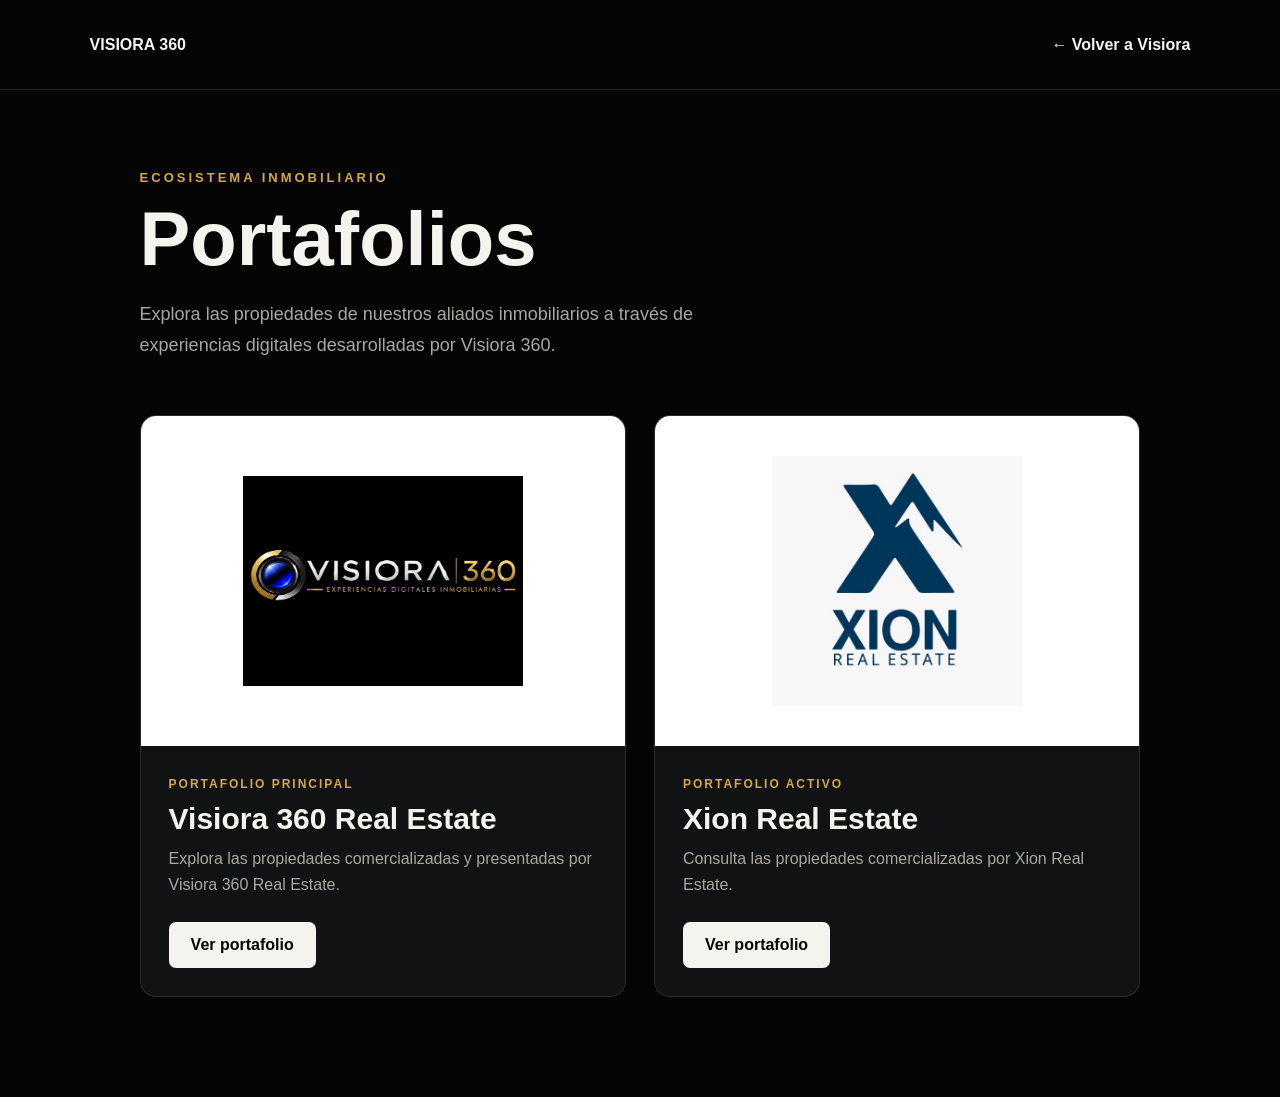
<file: portafolio/index.html>
<!DOCTYPE html>
<html lang="es">
<head>
  <meta charset="UTF-8">
  <meta name="viewport" content="width=device-width, initial-scale=1.0">

  <title>Portafolios | Visiora 360</title>

  <style>
    * {
      box-sizing: border-box;
      margin: 0;
      padding: 0;
    }

    body {
      font-family: Arial, Helvetica, sans-serif;
      background: #050505;
      color: #f5f3ed;
    }

    header {
      min-height: 90px;
      padding: 18px 7%;
      display: flex;
      justify-content: space-between;
      align-items: center;
      border-bottom: 1px solid rgba(255,255,255,.12);
    }

    header a {
      color: #f5f3ed;
      text-decoration: none;
      font-weight: 700;
    }

    main {
      max-width: 1180px;
      margin: auto;
      padding: 80px 7% 100px;
    }

    .eyebrow {
      color: #d6aa43;
      font-size: 13px;
      font-weight: 700;
      letter-spacing: 3px;
      margin-bottom: 16px;
    }

    h1 {
      font-size: clamp(44px,7vw,76px);
      line-height: 1;
      margin-bottom: 22px;
    }

    .intro {
      color: #aaa7a0;
      max-width: 650px;
      line-height: 1.7;
      font-size: 18px;
      margin-bottom: 55px;
    }

    .grid {
      display: grid;
      grid-template-columns: repeat(auto-fit,minmax(290px,1fr));
      gap: 28px;
    }

    .card {
      background: #111214;
      border: 1px solid rgba(255,255,255,.1);
      border-radius: 16px;
      overflow: hidden;
    }

    .logo {
      height: 330px;
      background: #ffffff;
      display: flex;
      align-items: center;
      justify-content: center;
      padding: 40px;
    }

    .logo img {
      width: 100%;
      max-width: 280px;
      height: 100%;
      object-fit: contain;
    }

    .content {
      padding: 28px;
    }

    .content span {
      color: #d6aa43;
      font-size: 12px;
      font-weight: 700;
      letter-spacing: 2px;
    }

    .content h2 {
      font-size: 30px;
      margin: 10px 0;
    }

    .content p {
      color: #aaa7a0;
      line-height: 1.6;
      margin-bottom: 25px;
    }

    .btn {
      display: inline-block;
      padding: 14px 22px;
      background: #f5f3ed;
      color: #050505;
      text-decoration: none;
      border-radius: 7px;
      font-weight: 700;
    }

    @media (max-width: 700px) {
      header {
        padding: 16px 5%;
      }

      main {
        padding: 60px 6% 80px;
      }

      .logo {
        height: 280px;
      }
    }
  </style>
</head>

<body>

  <header>
    <strong>VISIORA 360</strong>

    <a href="../">
      ← Volver a Visiora
    </a>
  </header>

  <main>

    <div class="eyebrow">
      ECOSISTEMA INMOBILIARIO
    </div>

    <h1>Portafolios</h1>

    <p class="intro">
      Explora las propiedades de nuestros aliados inmobiliarios
      a través de experiencias digitales desarrolladas por Visiora 360.
    </p>

    <div class="grid">

      <article class="card">

  <div class="logo">
    <img
      src="../logo-visiora-360.png"
      alt="Visiora 360 Real Estate"
    >
  </div>

  <div class="content">

    <span>PORTAFOLIO PRINCIPAL</span>

    <h2>Visiora 360 Real Estate</h2>

    <p>
      Explora las propiedades comercializadas y presentadas
      por Visiora 360 Real Estate.
    </p>

    <a class="btn" href="./visiora/">
    Ver portafolio
    </a>

  </div>

</article>

      <article class="card">

        <div class="logo">
          <img
            src="xion/xion-logo.jpg"
            alt="Xion Real Estate"
          >
        </div>

        <div class="content">

          <span>PORTAFOLIO ACTIVO</span>

          <h2>Xion Real Estate</h2>

          <p>
            Consulta las propiedades comercializadas por
            Xion Real Estate.
          </p>

          <a href="xion/" class="btn">
            Ver portafolio
          </a>

        </div>

      </article>

    </div>

  </main>

</body>
</html>
</file>
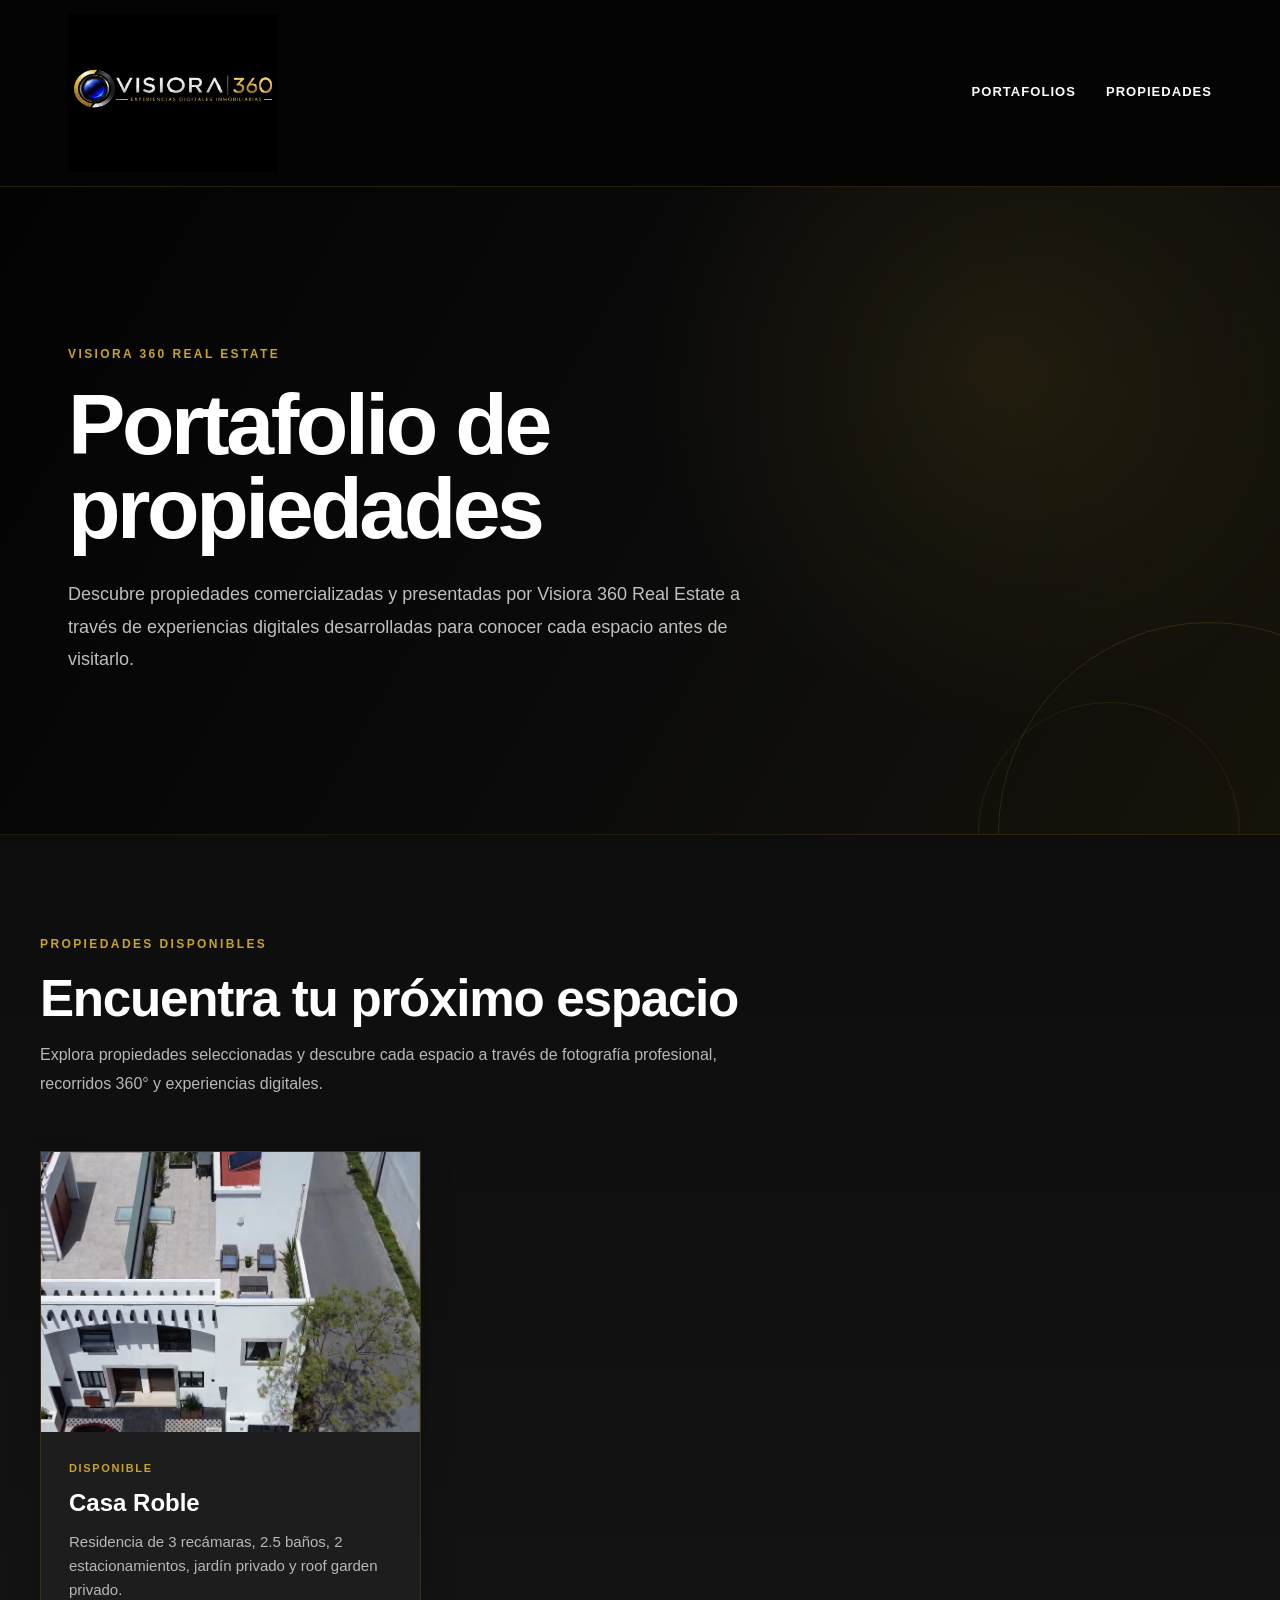
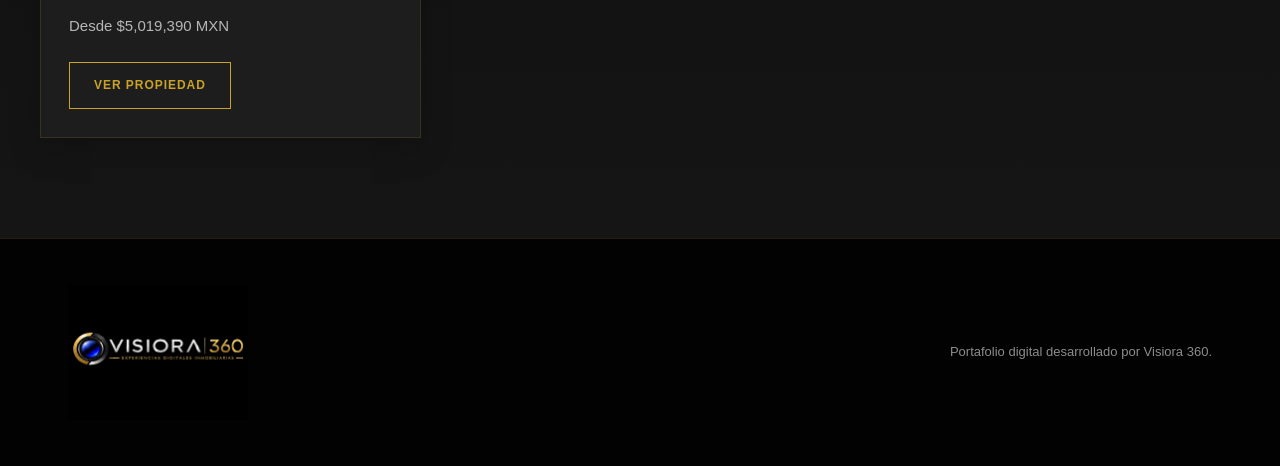
<file: portafolio/visiora/index.html>
<!DOCTYPE html>
<html lang="es">
<head>
  <meta charset="UTF-8">
  <meta name="viewport" content="width=device-width, initial-scale=1.0">

  <title>Visiora 360 Real Estate | Portafolio de Propiedades</title>

  <link rel="stylesheet" href="styles.css">
</head>

<body>

  <header class="site-header">
    <div class="header-inner">

      <a href="../../index.html">
  <img
    src="../../logo-visiora-360.png"
    alt="Visiora 360 Real Estate"
    class="visiora-logo"

        >
      </a>

      <nav class="main-nav">
        <a href="../">Portafolios</a>
        <a href="#propiedades">Propiedades</a>
      </nav>

    </div>
  </header>

  <main>

    <section class="hero">
      <div class="hero-inner">

        <span class="eyebrow">
          VISIORA 360 REAL ESTATE
        </span>
        <h1>
          Portafolio de propiedades
        </h1>

        <p>
         Descubre propiedades comercializadas y presentadas por Visiora 360 Real Estate
          a través de experiencias digitales desarrolladas para conocer
          cada espacio antes de visitarlo.
        </p>

      </div>
    </section>

   <section
  class="section section-beige"
  id="propiedades"
>
  <div class="section-inner">

    <span class="eyebrow">
      PROPIEDADES DISPONIBLES
    </span>

    <h2 class="section-title">
      Encuentra tu próximo espacio
    </h2>

    <p class="section-description">
      Explora propiedades seleccionadas y descubre cada espacio
      a través de fotografía profesional, recorridos 360° y
      experiencias digitales.
    </p>

    <div class="property-grid">

         
          <!-- DEPARTAMENTO 02 -->

          <article class="property-card">
            
            <div class="property-image">
    <img
        src="casa-roble/assets/fotos/00-fachada-casa-roble.png"
        alt="Casa Roble"
    >
</div>

           <div class="property-content">

  <span class="property-tag">
    DISPONIBLE
  </span>

  <h3>
    Casa Roble
  </h3>

  <p>
    Residencia de 3 recámaras, 2.5 baños,
    2 estacionamientos, jardín privado
    y roof garden privado.
  </p>

  <p>
    Desde $5,019,390 MXN
  </p>

  <a href="casa-roble/" class="btn btn-outline">
    Ver propiedad
  </a>

</div>

          </article>

        </div>

      </div>
    </section>

  </main>

  <footer class="site-footer">

    <div class="footer-inner">

      <img
       src="../../logo-visiora-360.png"
       alt="Visiora 360 Real Estate"
      >

      <p>
        Portafolio digital desarrollado por Visiora 360.
      </p>

    </div>

  </footer>

</body>
</html>
</file>
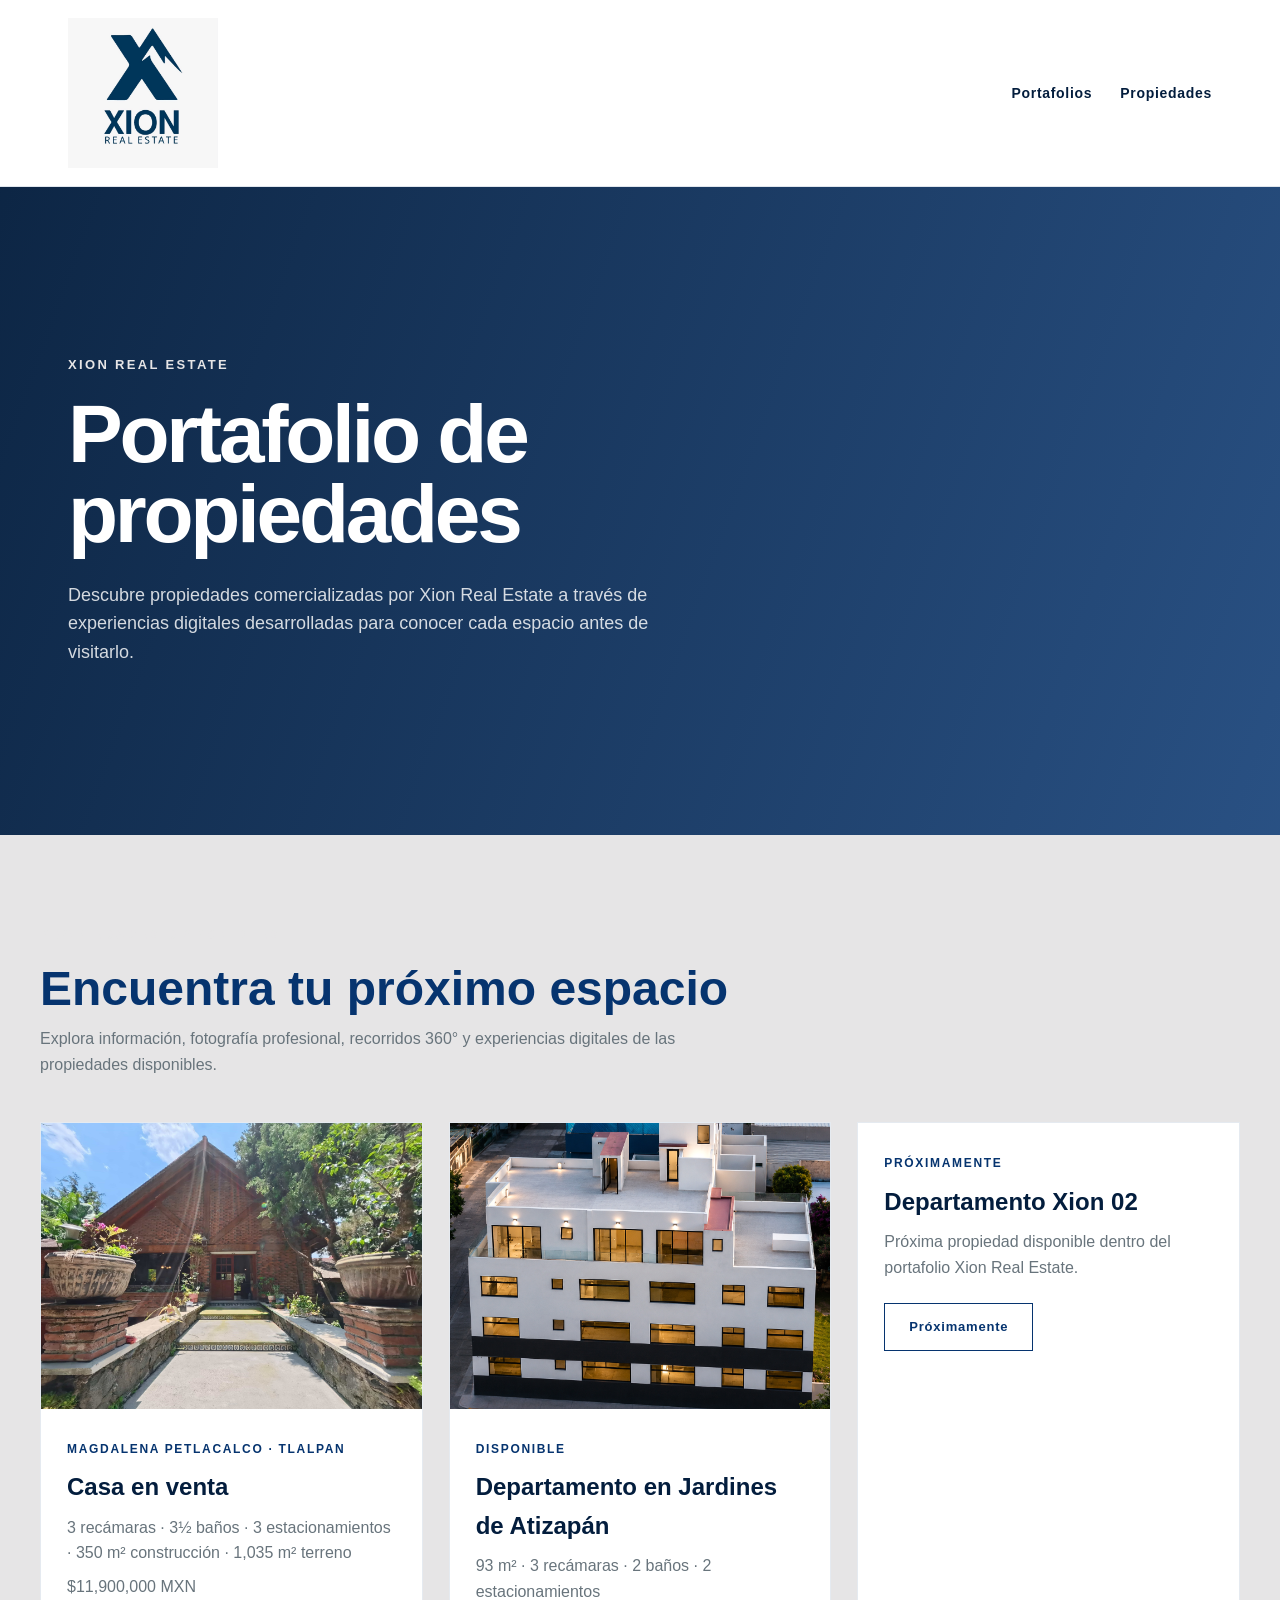
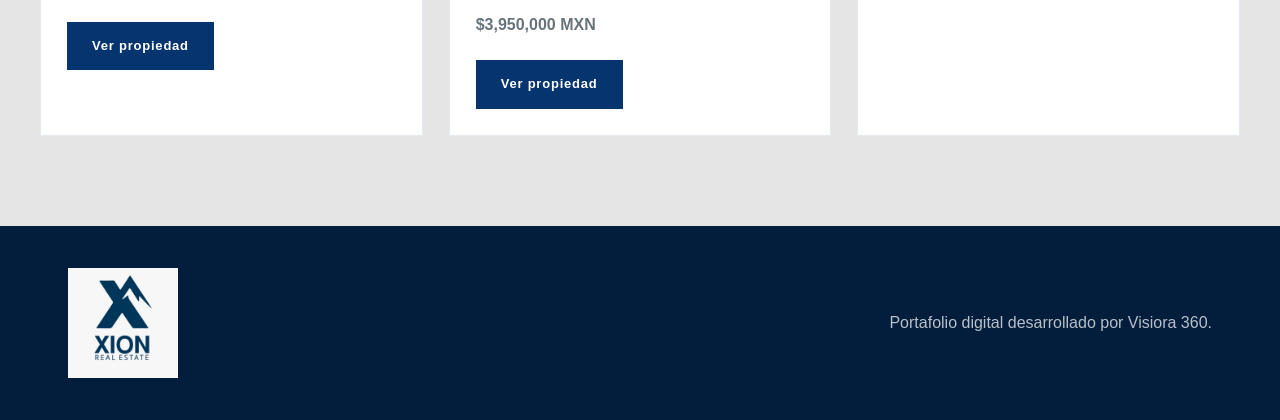
<file: portafolio/xion/index.html>
<!DOCTYPE html>
<html lang="es">
<head>
  <meta charset="UTF-8">
  <meta name="viewport" content="width=device-width, initial-scale=1.0">

  <title>Xion Real Estate | Portafolio de Propiedades</title>

  <link rel="stylesheet" href="styles.css">
</head>

<body>

  <header class="site-header">
    <div class="header-inner">

      <a href="../../index.html">
        <img
          src="xion-logo.jpg"
          alt="Xion Real Estate"
          class="xion-logo"
        >
      </a>

      <nav class="main-nav">
        <a href="../">Portafolios</a>
        <a href="#propiedades">Propiedades</a>
      </nav>

    </div>
  </header>

  <main>

    <section class="hero">
      <div class="hero-inner">

        <span class="eyebrow">
          XION REAL ESTATE
        </span>

        <h1>
          Portafolio de propiedades
        </h1>

        <p>
          Descubre propiedades comercializadas por Xion Real Estate
          a través de experiencias digitales desarrolladas para conocer
          cada espacio antes de visitarlo.
        </p>

      </div>
    </section>

    <section
      class="section section-beige"
      id="propiedades"
    >

      <div class="section-inner">

        <span class="eyebrow">
          PROPIEDADES DISPONIBLES
        </span>

        <h2 class="section-title">
          Encuentra tu próximo espacio
        </h2>

        <p class="section-description">
          Explora información, fotografía profesional,
          recorridos 360° y experiencias digitales de
          las propiedades disponibles.
        </p>

        <div class="property-grid">

          <!-- MAGDALENA -->

          <article class="property-card">

            <img
              src="propiedades/ajusco/images/01-fachada.jpg"
              alt="Casa en venta Magdalena Petlacalco"
              class="property-image"
            >

            <div class="property-content">

              <span class="property-tag">
                MAGDALENA PETLACALCO · TLALPAN
              </span>

              <h3>
                Casa en venta
              </h3>

              <p>
                3 recámaras · 3½ baños ·
                3 estacionamientos ·
                350 m² construcción ·
                1,035 m² terreno
              </p>

              <p class="property-price">
                $11,900,000 MXN
              </p> 
              <a
                href="propiedades/ajusco/"
                class="btn btn-primary"
              >
                Ver propiedad
              </a>

            </div>

          </article>


          <!-- ATIZAPÁN -->

<article class="property-card">

  <img
    src="propiedades/atizapan/images/00-fachada-desarrollo.png"
    alt="Departamento en Jardines de Atizapán"
    class="property-image"
  >

  <div class="property-content">

    <span class="property-tag">
      DISPONIBLE
    </span>

    <h3>
      Departamento en Jardines de Atizapán
    </h3>

    <p>
      93 m² · 3 recámaras · 2 baños · 2 estacionamientos
    </p>

    <p>
      <strong>$3,950,000 MXN</strong>
    </p>

    <a
      href="propiedades/atizapan/"
      class="btn btn-primary"
    >
      Ver propiedad
    </a>

  </div>

</article>


          <!-- DEPARTAMENTO 02 -->

          <article class="property-card">

            <div class="property-content">

              <span class="property-tag">
                PRÓXIMAMENTE
              </span>

              <h3>
                Departamento Xion 02
              </h3>

              <p>
                Próxima propiedad disponible
                dentro del portafolio Xion Real Estate.
              </p>

              <span class="btn btn-outline">
                Próximamente
              </span>

            </div>

          </article>

        </div>

      </div>
    </section>

  </main>

  <footer class="site-footer">

    <div class="footer-inner">

      <img
        src="xion-logo.jpg"
        alt="Xion Real Estate"
      >

      <p>
        Portafolio digital desarrollado por Visiora 360.
      </p>

    </div>

  </footer>

</body>
</html>
</file>
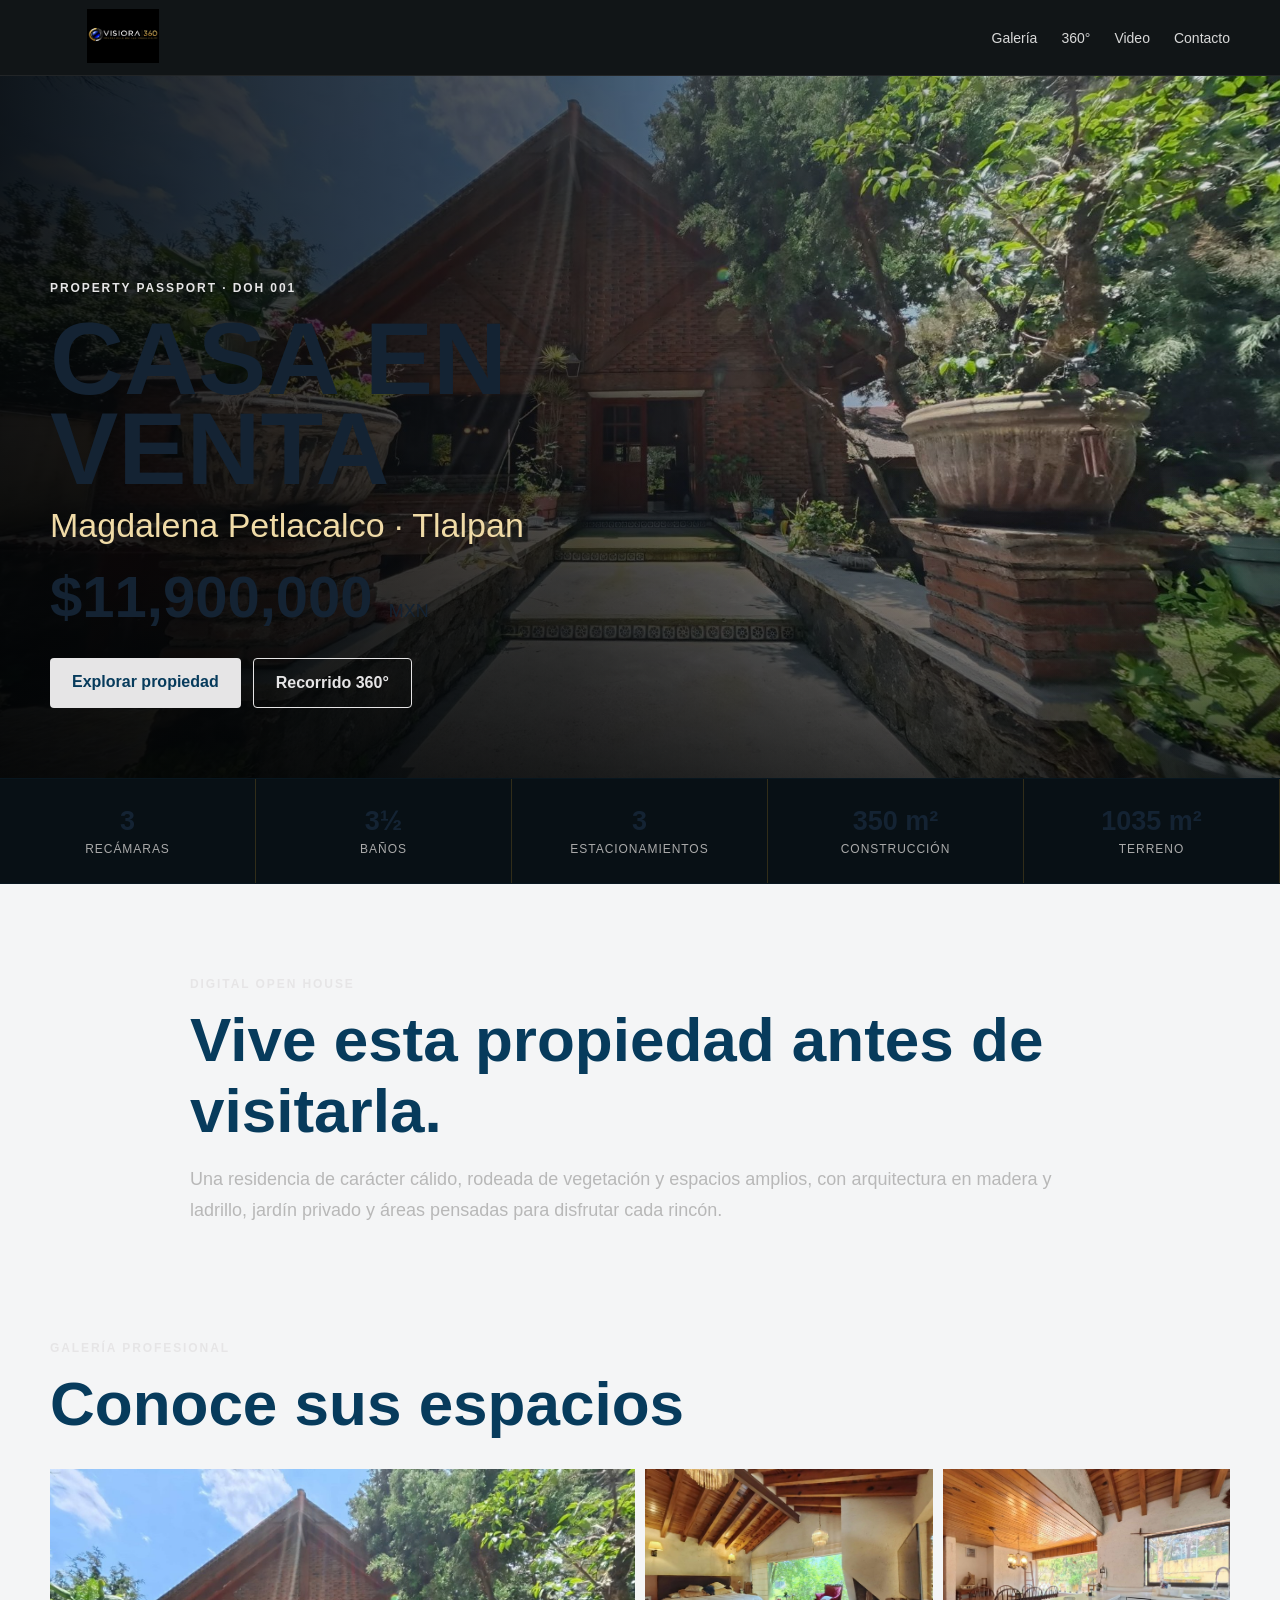
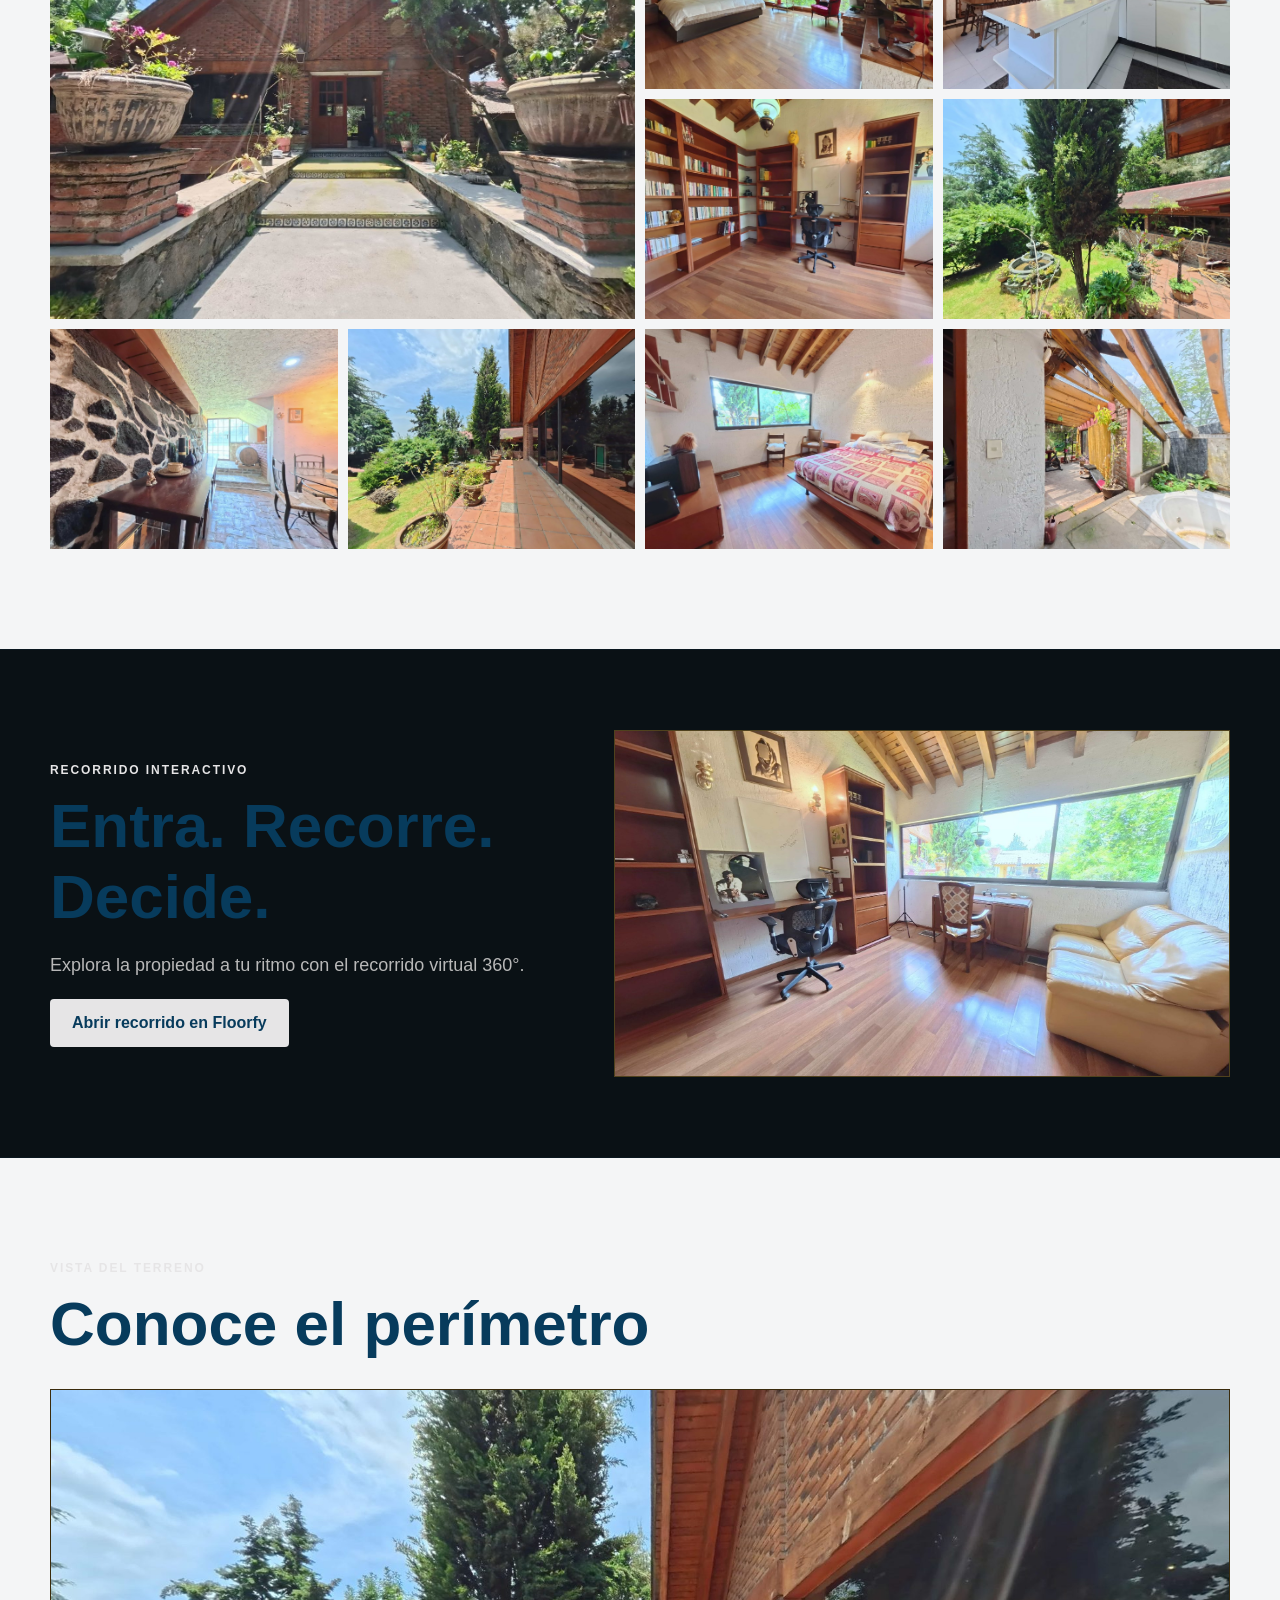
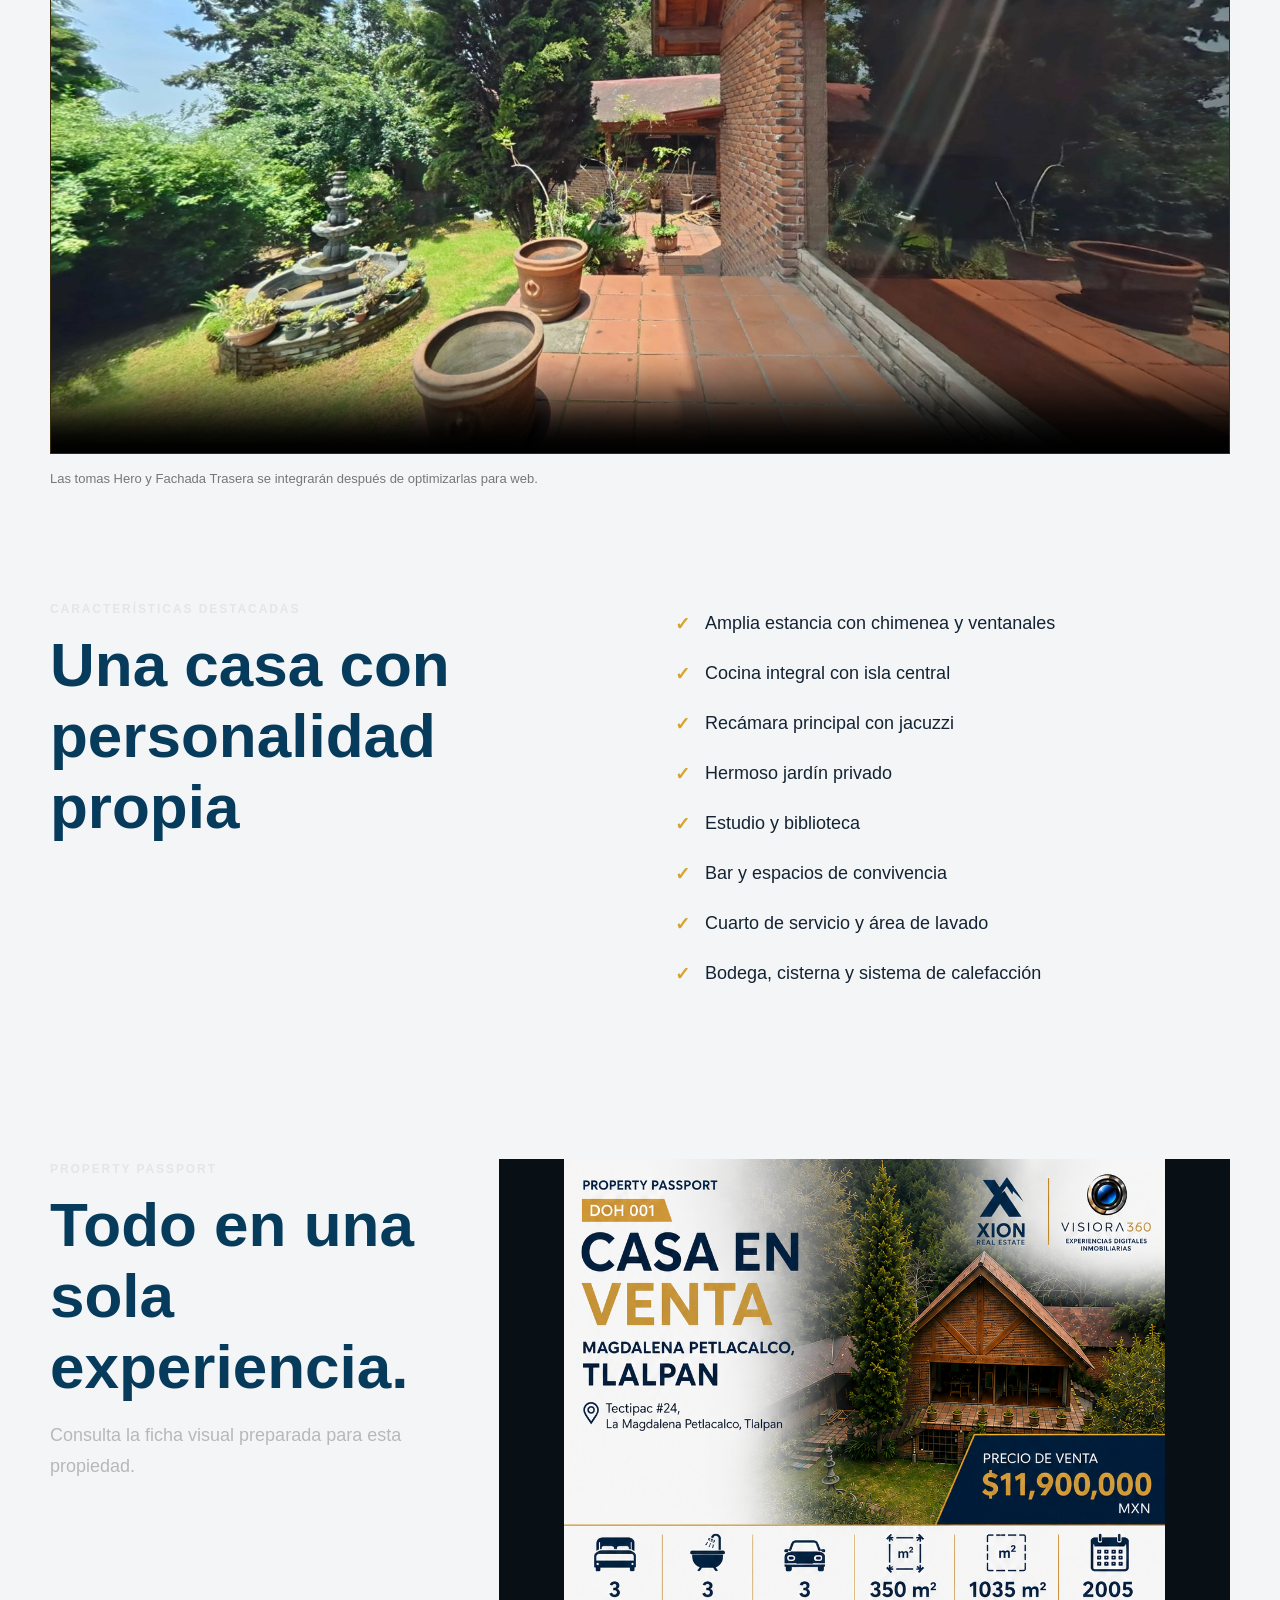
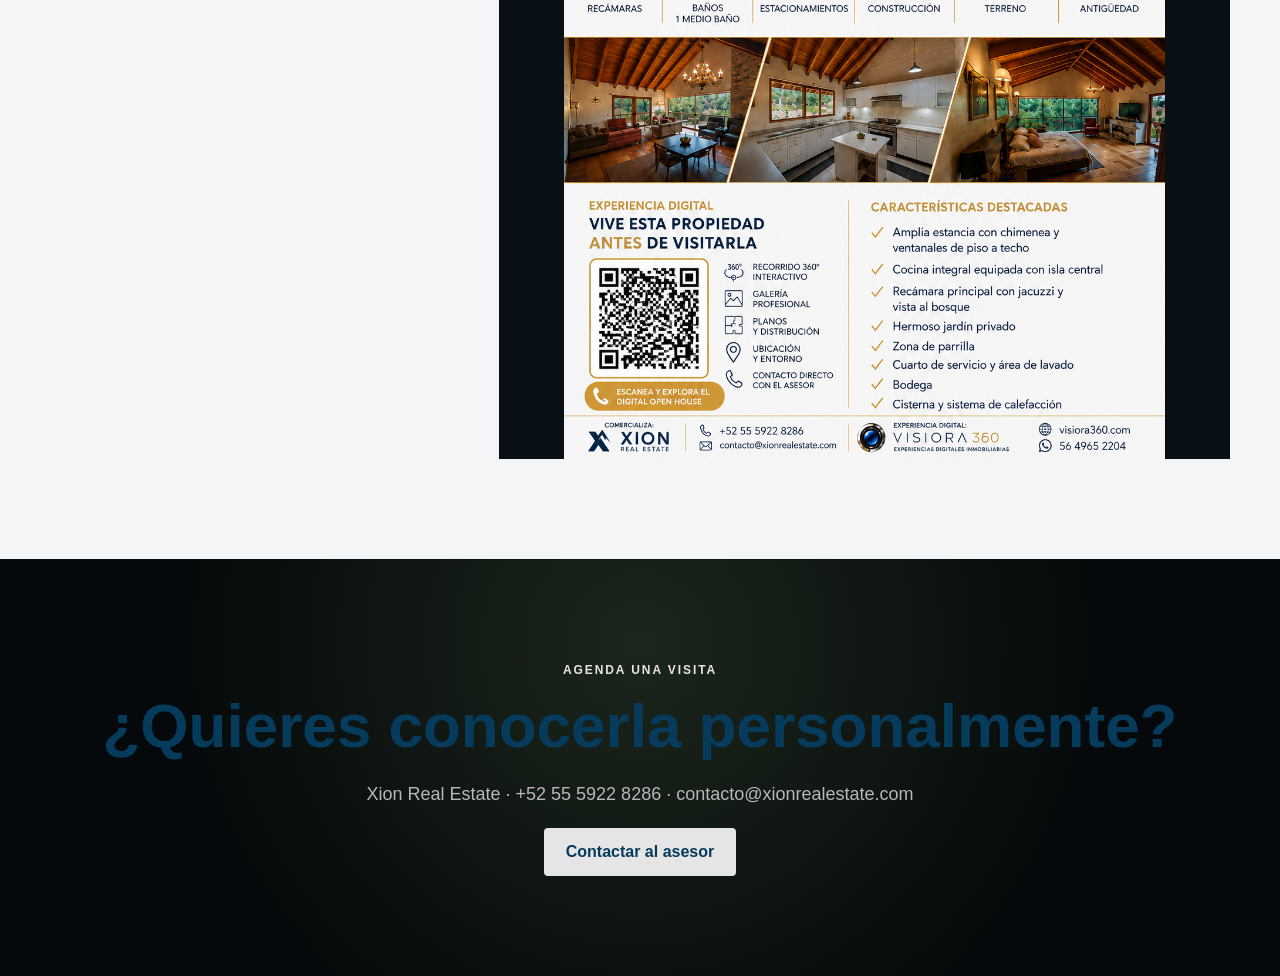
<file: propiedades/ajusco/index.html>
<!doctype html>
<html lang="es">
<head>
<meta charset="utf-8">
<meta name="viewport" content="width=device-width,initial-scale=1">
<title>Casa en Magdalena Petlacalco | Digital Open House | Visiora 360</title>
<meta name="description" content="Digital Open House de casa en venta en Magdalena Petlacalco, Tlalpan.">
<link rel="stylesheet" href="styles.css">
</head>
<body>
<header class="topbar">
  <a class="brand" href="../../index.html"><img src="logo-visiora-360.png" alt="Visiora 360"></a>
  <nav><a href="#galeria">Galería</a><a href="#tour">360°</a><a href="#video">Video</a><a href="#contacto">Contacto</a></nav>
</header>

<main>
<section class="hero">
  <img src="08-fachada.jpg" alt="Fachada de la propiedad">
  <div class="shade"></div>
  <div class="hero-copy">
    <span class="eyebrow">PROPERTY PASSPORT · DOH 001</span>
    <h1>Casa en venta</h1>
    <p class="place">Magdalena Petlacalco · Tlalpan</p>
    <p class="price">$11,900,000 <small>MXN</small></p>
    <div class="actions">
      <a class="btn gold" href="#galeria">Explorar propiedad</a>
      <a class="btn ghost" href="https://floorfy.com/es/tour/2679023" target="_blank" rel="noopener">Recorrido 360°</a>
    </div>
  </div>
</section>

<section class="facts">
  <div><b>3</b><span>Recámaras</span></div>
  <div><b>3½</b><span>Baños</span></div>
  <div><b>3</b><span>Estacionamientos</span></div>
  <div><b>350 m²</b><span>Construcción</span></div>
  <div><b>1035 m²</b><span>Terreno</span></div>
</section>

<section class="intro wrap">
  <span class="eyebrow">DIGITAL OPEN HOUSE</span>
  <h2>Vive esta propiedad antes de visitarla.</h2>
  <p>Una residencia de carácter cálido, rodeada de vegetación y espacios amplios, con arquitectura en madera y ladrillo, jardín privado y áreas pensadas para disfrutar cada rincón.</p>
</section>

<section id="galeria" class="wrap">
  <div class="section-head"><span class="eyebrow">GALERÍA PROFESIONAL</span><h2>Conoce sus espacios</h2></div>
  <div class="gallery">
    <button class="featured" data-src="08-fachada.jpg"><img src="08-fachada.jpg" alt="Fachada"></button>
    <button data-src="01-recamara-principal.jpg"><img src="01-recamara-principal.jpg" alt="Recámara principal"></button>
    <button data-src="10-cocina.jpg"><img src="10-cocina.jpg" alt="Cocina"></button>
    <button data-src="07-biblioteca.jpg"><img src="07-biblioteca.jpg" alt="Biblioteca"></button>
    <button data-src="14-jardin.jpg"><img src="14-jardin.jpg" alt="Jardín"></button>
    <button data-src="03-bar.jpg"><img src="03-bar.jpg" alt="Bar"></button>
    <button data-src="12-terraza.jpg"><img src="12-terraza.jpg" alt="Terraza"></button>
    <button data-src="11-recamara.jpg"><img src="11-recamara.jpg" alt="Recámara"></button>
    <button data-src="05-jacuzzi.jpg"><img src="05-jacuzzi.jpg" alt="Área con jacuzzi"></button>
  </div>
</section>

<section id="tour" class="tour">
  <div class="wrap tour-grid">
    <div>
      <span class="eyebrow">RECORRIDO INTERACTIVO</span>
      <h2>Entra. Recorre. Decide.</h2>
      <p>Explora la propiedad a tu ritmo con el recorrido virtual 360°.</p>
      <a class="btn gold" href="https://floorfy.com/es/tour/2679023" target="_blank" rel="noopener">Abrir recorrido en Floorfy</a>
    </div>
    <img src="02-estudio.jpg" alt="Interior de la propiedad">
  </div>
</section>

<section id="video" class="wrap">
  <div class="section-head"><span class="eyebrow">VISTA DEL TERRENO</span><h2>Conoce el perímetro</h2></div>
  <video controls playsinline preload="metadata" poster="15-terraza-jardin.jpg">
    <source src="terreno-perimetro.mp4" type="video/mp4">
  </video>
  <p class="note">Las tomas Hero y Fachada Trasera se integrarán después de optimizarlas para web.</p>
</section>

<section class="features wrap">
  <div>
    <span class="eyebrow">CARACTERÍSTICAS DESTACADAS</span>
    <h2>Una casa con personalidad propia</h2>
  </div>
  <ul>
    <li>Amplia estancia con chimenea y ventanales</li>
    <li>Cocina integral con isla central</li>
    <li>Recámara principal con jacuzzi</li>
    <li>Hermoso jardín privado</li>
    <li>Estudio y biblioteca</li>
    <li>Bar y espacios de convivencia</li>
    <li>Cuarto de servicio y área de lavado</li>
    <li>Bodega, cisterna y sistema de calefacción</li>
  </ul>
</section>

<section class="passport wrap">
  <div><span class="eyebrow">PROPERTY PASSPORT</span><h2>Todo en una sola experiencia.</h2><p>Consulta la ficha visual preparada para esta propiedad.</p></div>
<img src="ChatGPT Image 14 ago 2026, 22_31_01.png" alt="Property Passport Xion - Magdalena Petlacalco">
</section>

<section id="contacto" class="contact">
  <div class="wrap">
    <span class="eyebrow">AGENDA UNA VISITA</span>
    <h2>¿Quieres conocerla personalmente?</h2>
    <p>Xion Real Estate · +52 55 5922 8286 · contacto@xionrealestate.com</p>
    <a class="btn gold" href="https://wa.me/525559228286" target="_blank" rel="noopener">Contactar al asesor</a>
  </div>
</section>
</main>

<div class="lightbox" id="lightbox"><button aria-label="Cerrar">×</button><img alt="Vista ampliada"></div>
<script src="script.js"></script>
</body>
</html>
</file>
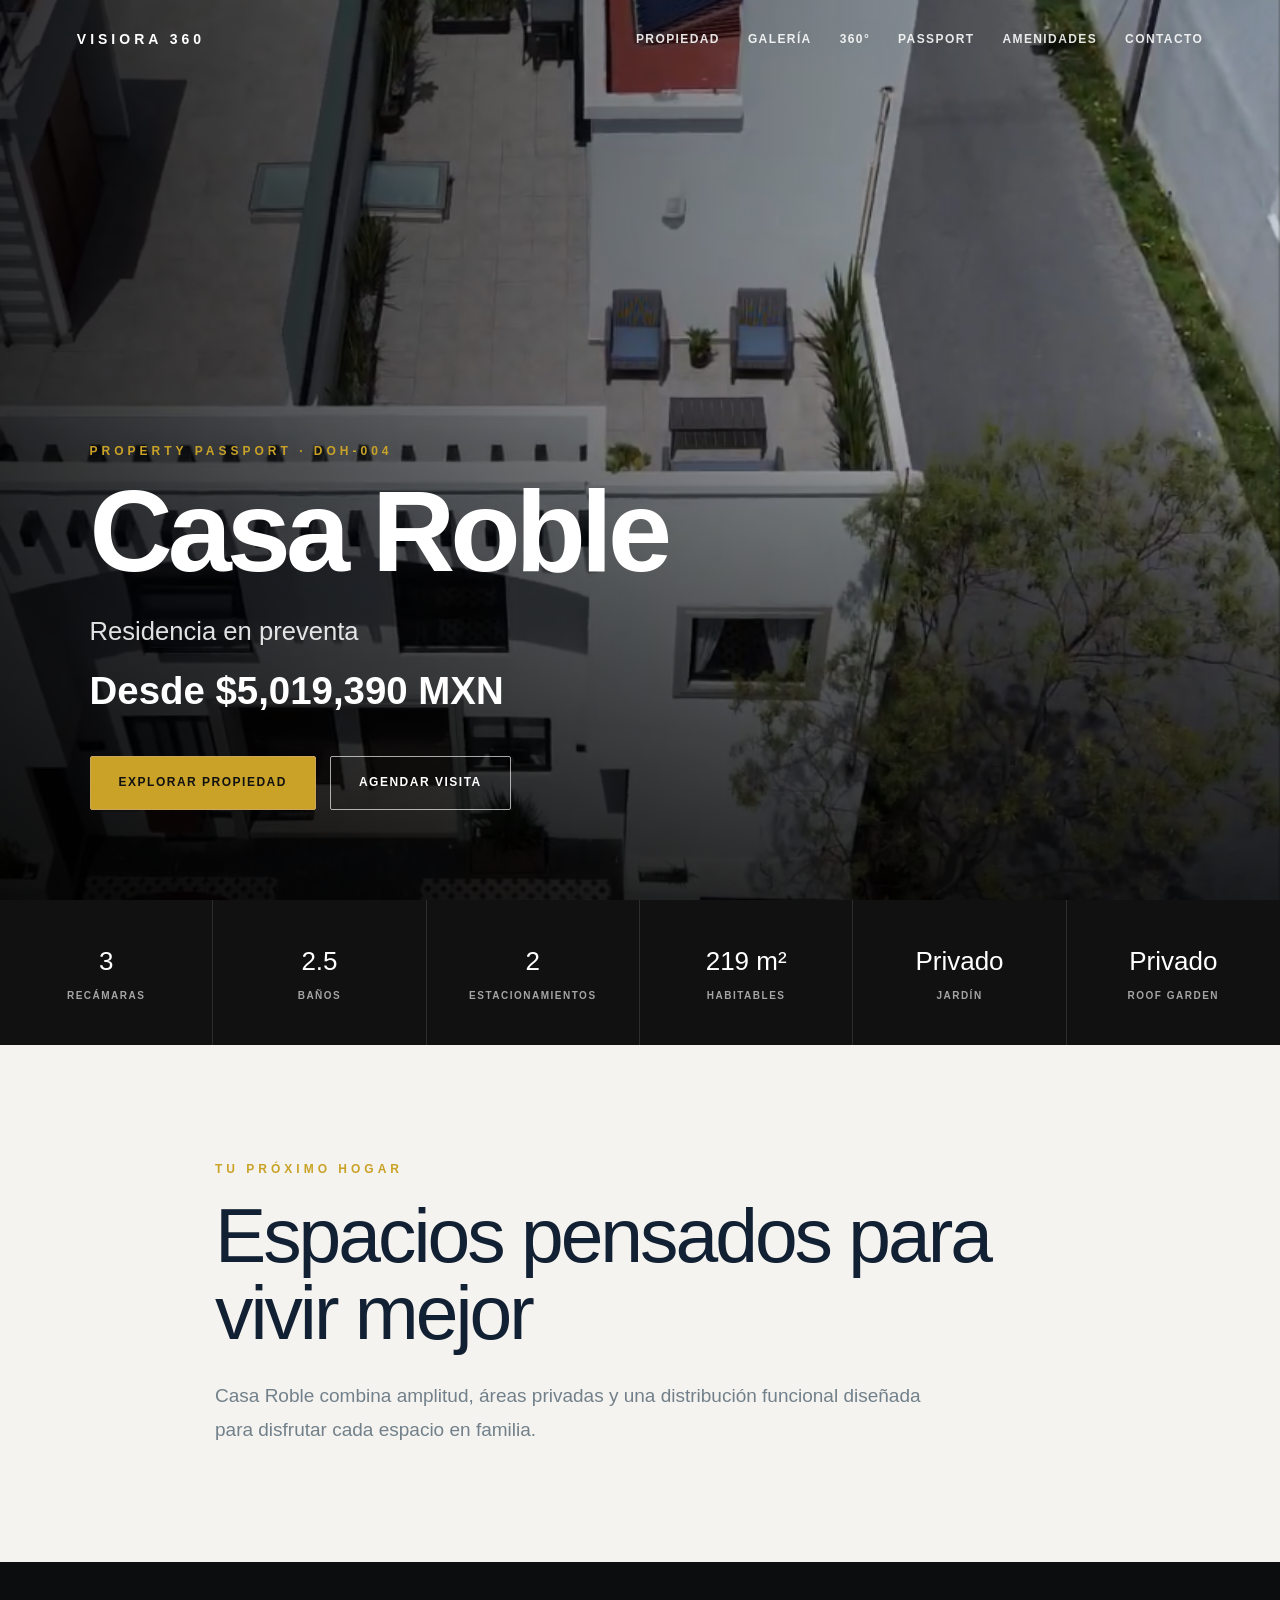
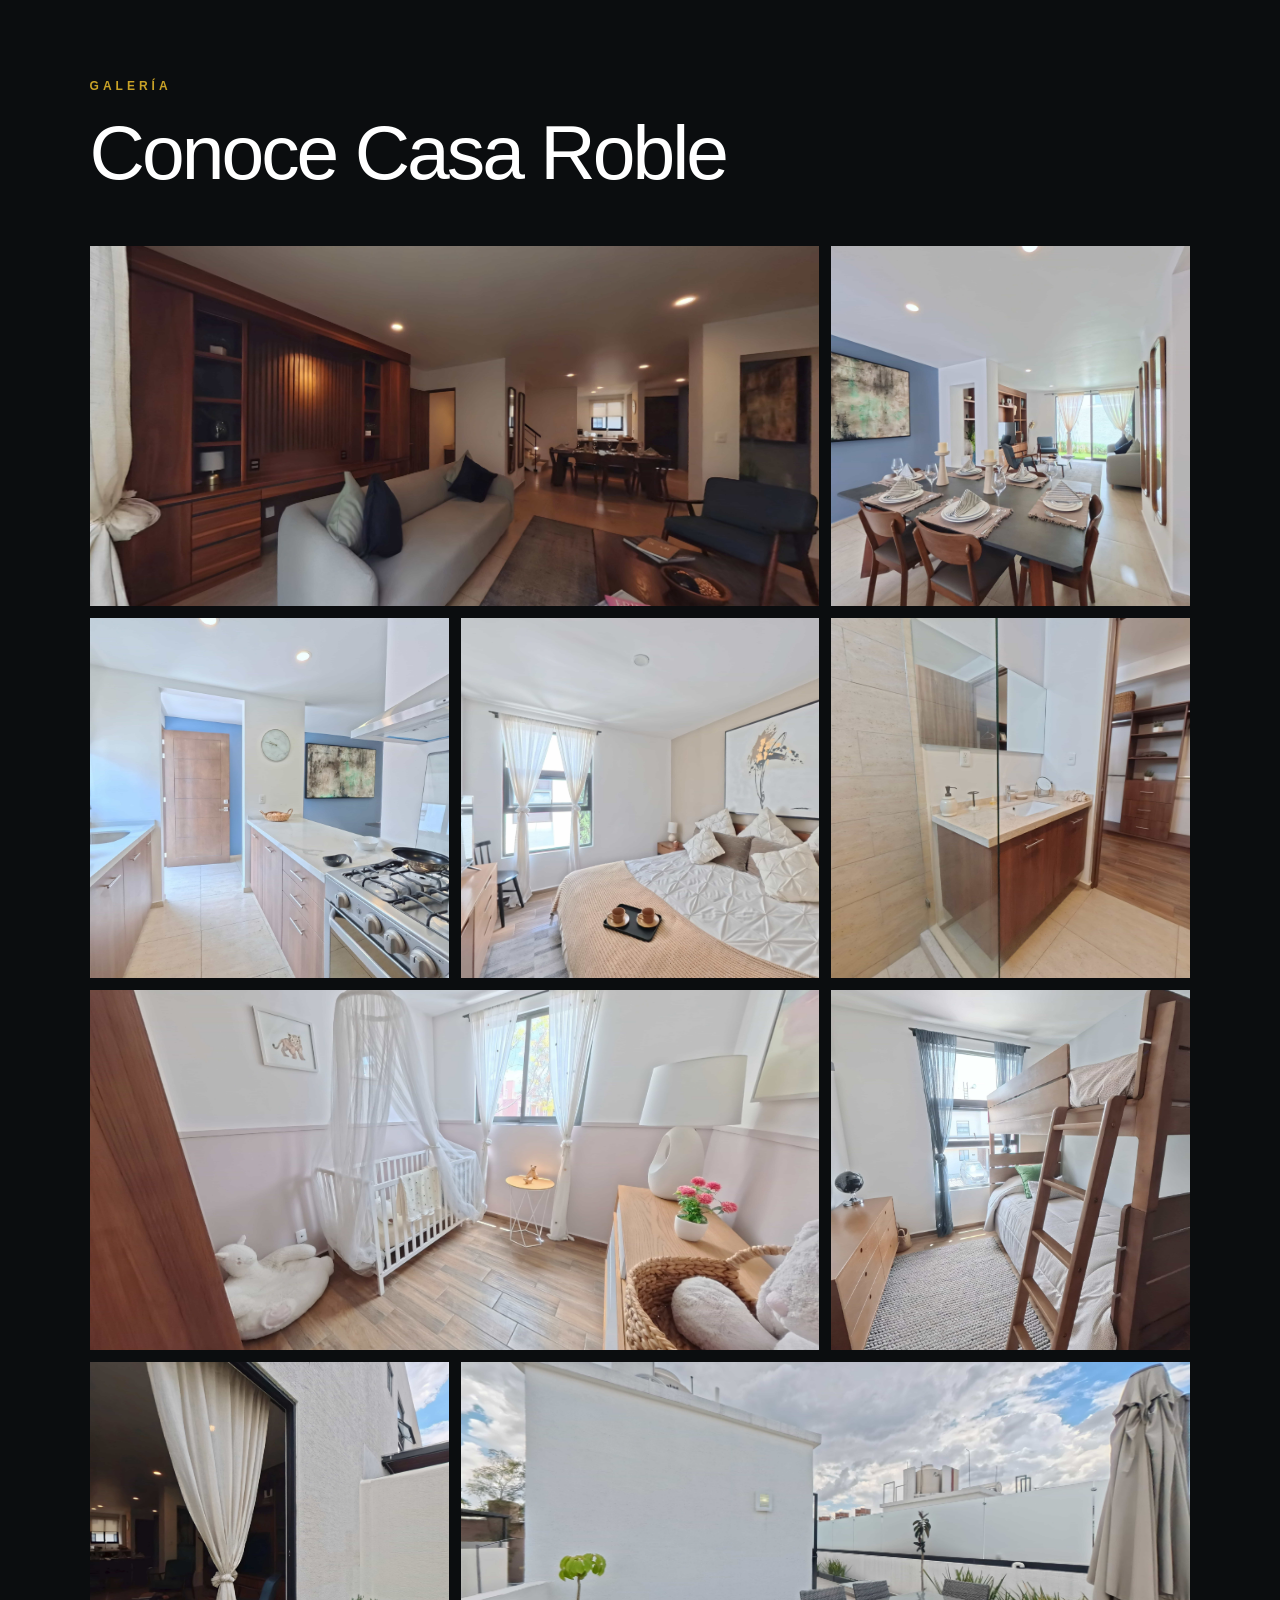
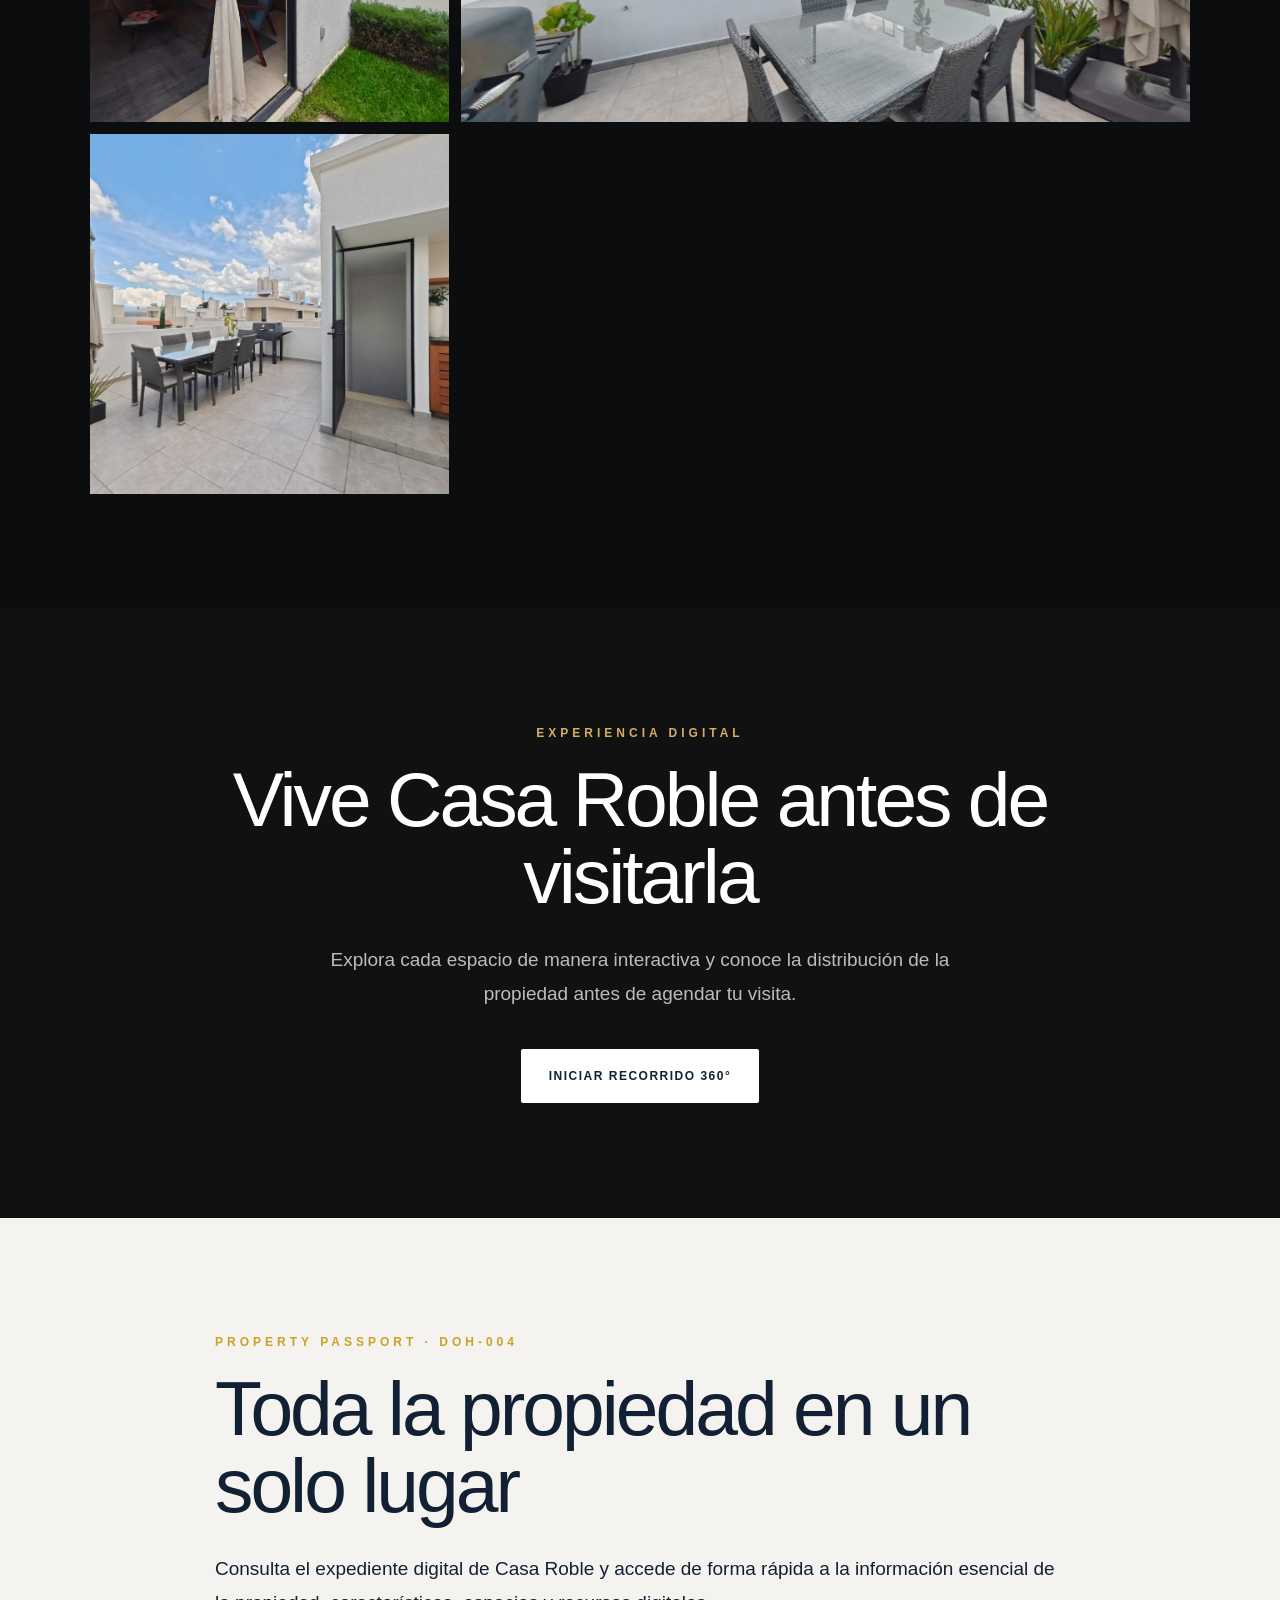
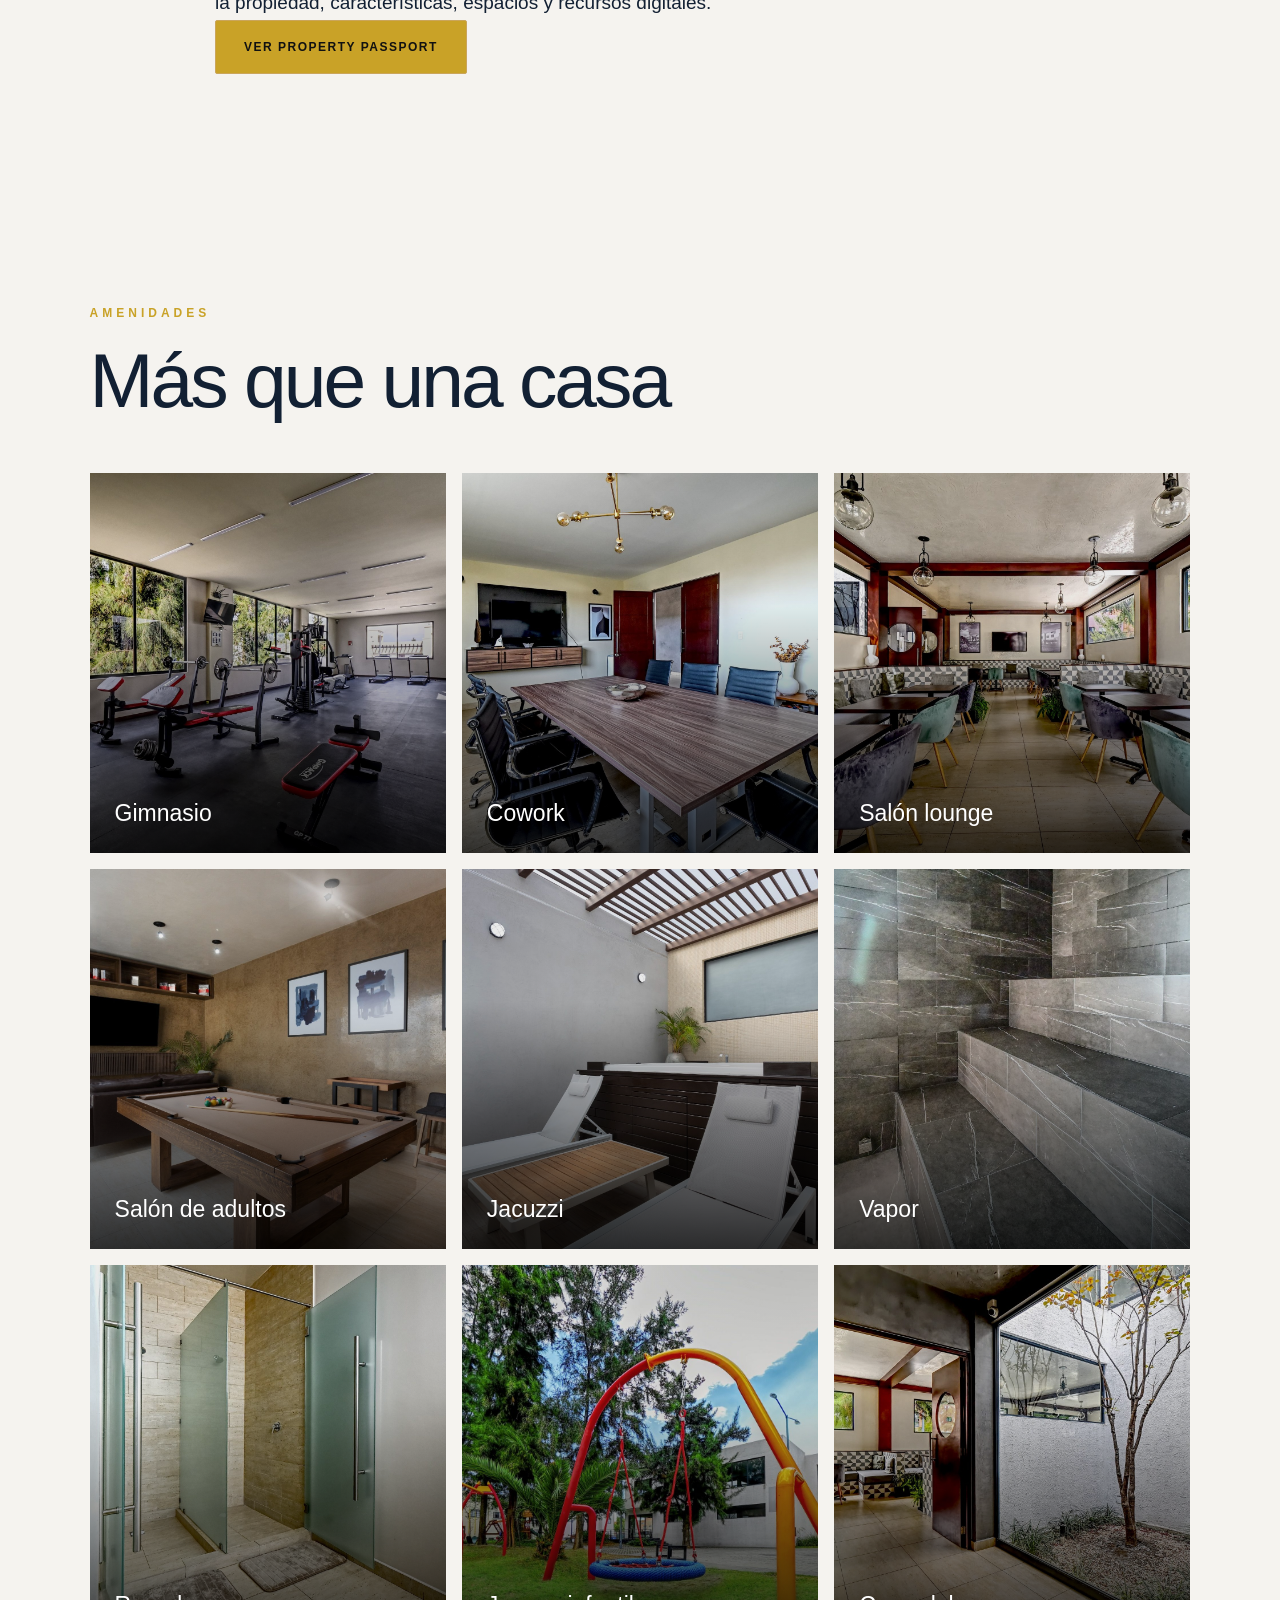
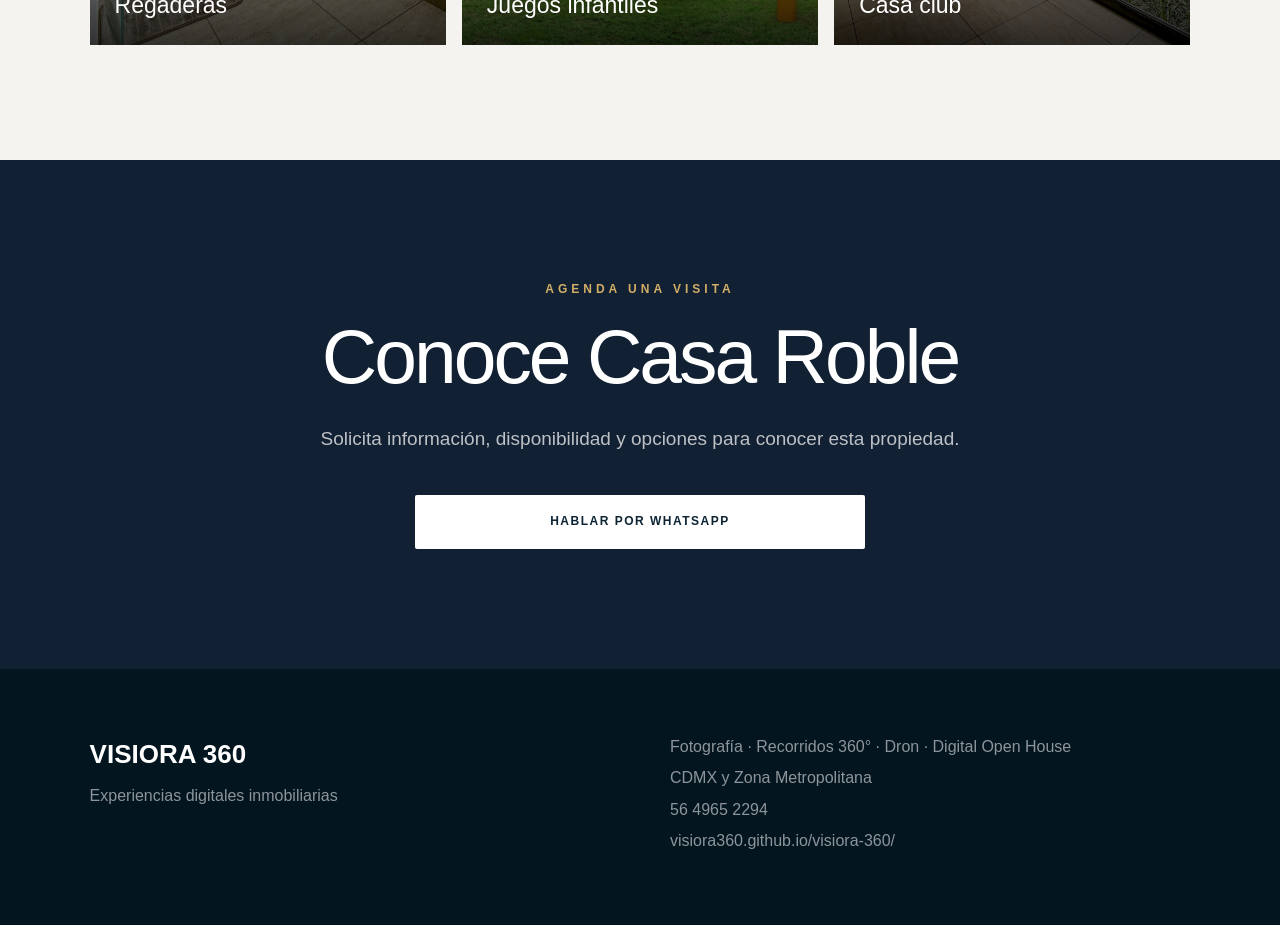
<file: portafolio/visiora/casa-roble/index.html>
<!DOCTYPE html>
<html lang="es">

<head>
  <meta charset="UTF-8">
  <meta name="viewport" content="width=device-width, initial-scale=1.0">

  <title>Casa Roble | Visiora 360</title>

  <meta
    name="description"
    content="Casa Roble: residencia de 3 recámaras, 2.5 baños, 2 estacionamientos, 219 m² habitables, jardín privado y roof garden privado."
  >

  <link rel="stylesheet" href="styles.css?v=2">
</head>

<body>

  <!-- HEADER -->
  <header class="site-header">
    <div class="header-inner">
      <a href="../" class="brand">
        VISIORA 360
      </a>

      <nav class="main-nav">
  <a href="#propiedad">Propiedad</a>
  <a href="#galeria">Galería</a>
  <a href="#recorrido">360°</a>
  <a href="#passport">Passport</a>
  <a href="#amenidades">Amenidades</a>
  <a href="#contacto">Contacto</a>
</nav>
    </div>
  </header>


  <main>

    <!-- HERO -->
    <section class="hero" id="propiedad">

     <img
  src="assets/fotos/00-fachada-casa-roble.png"
  alt="Casa Roble"
  class="hero-image"
>

      <div class="hero-overlay"></div>

      <div class="hero-content">

        <span class="eyebrow">
          PROPERTY PASSPORT · DOH-004
        </span>

        <h1>
          Casa Roble
        </h1>

        <p class="hero-subtitle">
          Residencia en preventa
        </p>

        <p class="hero-price">
          Desde $5,019,390 MXN
        </p>

        <div class="hero-actions">

          <a href="#recorrido" class="btn btn-primary">
            Explorar propiedad
          </a>

          <a href="#contacto" class="btn btn-outline">
            Agendar visita
          </a>

        </div>

      </div>

    </section>


    <!-- DATOS RÁPIDOS -->
    <section class="property-facts">

      <div class="facts-grid">

        <div class="fact">
          <strong>3</strong>
          <span>Recámaras</span>
        </div>

        <div class="fact">
          <strong>2.5</strong>
          <span>Baños</span>
        </div>

        <div class="fact">
          <strong>2</strong>
          <span>Estacionamientos</span>
        </div>

        <div class="fact">
          <strong>219 m²</strong>
          <span>Habitables</span>
        </div>

        <div class="fact">
          <strong>Privado</strong>
          <span>Jardín</span>
        </div>

        <div class="fact">
          <strong>Privado</strong>
          <span>Roof Garden</span>
        </div>

      </div>

    </section>


    <!-- INTRO -->
    <section class="section intro">

      <div class="section-inner narrow">

        <span class="section-eyebrow">
          TU PRÓXIMO HOGAR
        </span>

        <h2>
          Espacios pensados para vivir mejor
        </h2>

        <p>
          Casa Roble combina amplitud, áreas privadas y una distribución funcional
          diseñada para disfrutar cada espacio en familia.
        </p>

      </div>

    </section>


    <!-- GALERÍA -->
    <section class="section gallery-section" id="galeria">

      <div class="section-inner">

        <span class="section-eyebrow">
          GALERÍA
        </span>

        <h2>
          Conoce Casa Roble
        </h2>

        <div class="gallery-grid">

          <img src="assets/fotos/01-sala-principal.jpg" alt="Sala principal Casa Roble">
          <img src="assets/fotos/02-comedor.jpg" alt="Comedor Casa Roble">
          <img src="assets/fotos/03-cocina.jpg" alt="Cocina Casa Roble">
          <img src="assets/fotos/04-recamara-principal.jpg" alt="Recámara principal Casa Roble">
          <img src="assets/fotos/05-bano-principal.jpg" alt="Baño principal Casa Roble">
          <img src="assets/fotos/06-recamara-secundaria.jpg" alt="Recámara secundaria Casa Roble">
          <img src="assets/fotos/07-recamara-flex.jpg" alt="Recámara Casa Roble">
          <img src="assets/fotos/08-jardin-privado.jpg" alt="Jardín privado Casa Roble">
          <img src="assets/fotos/09-roof-garden-comedor.jpg" alt="Roof garden Casa Roble">
          <img src="assets/fotos/10-roof-garden-barra.jpg" alt="Roof garden privado Casa Roble">

        </div>

      </div>

    </section>


    <!-- RECORRIDO 360 -->
    <section class="section experience-section" id="recorrido">

      <div class="section-inner narrow">

        <span class="section-eyebrow light">
          EXPERIENCIA DIGITAL
        </span>

        <h2>
          Vive Casa Roble antes de visitarla
        </h2>

        <p>
          Explora cada espacio de manera interactiva y conoce la distribución
          de la propiedad antes de agendar tu visita.
        </p>

        <a
          href="https://floorfy.com/es/tour/2667778"
          target="_blank"
          rel="noopener noreferrer"
          class="btn btn-light"
        >
          Iniciar recorrido 360°
        </a>

      </div>

    </section>

    <!-- PROPERTY PASSPORT -->
<section class="section passport-section" id="passport">

  <div class="section-inner narrow">

    <span class="section-eyebrow">
      PROPERTY PASSPORT · DOH-004
    </span>

    <h2>
      Toda la propiedad en un solo lugar
    </h2>

    <p>
      Consulta el expediente digital de Casa Roble y accede
      de forma rápida a la información esencial de la propiedad,
      características, espacios y recursos digitales.
    </p>

  <a href="assets/property-passport/property-passport-casa-roble-final.png" class="btn btn-primary">
  VER PROPERTY PASSPORT
  </a>

  </div>

</section>


    <!-- AMENIDADES -->
    <section class="section amenities-section" id="amenidades">

      <div class="section-inner">

        <span class="section-eyebrow">
          AMENIDADES
        </span>

        <h2>
          Más que una casa
        </h2>

        <div class="amenities-grid">

          <article class="amenity-card">
            <img src="assets/amenidades/02-gimnasio.jpg" alt="Gimnasio">
            <h3>Gimnasio</h3>
          </article>

          <article class="amenity-card">
            <img src="assets/amenidades/03-cowork.jpg" alt="Cowork">
            <h3>Cowork</h3>
          </article>

          <article class="amenity-card">
            <img src="assets/amenidades/04-salon-lounge.jpg" alt="Salón lounge">
            <h3>Salón lounge</h3>
          </article>

          <article class="amenity-card">
            <img src="assets/amenidades/05-salon-adultos.jpg" alt="Salón de adultos">
            <h3>Salón de adultos</h3>
          </article>

          <article class="amenity-card">
            <img src="assets/amenidades/06-jacuzzi.jpg" alt="Jacuzzi">
            <h3>Jacuzzi</h3>
          </article>

          <article class="amenity-card">
            <img src="assets/amenidades/07-vapor.jpg" alt="Vapor">
            <h3>Vapor</h3>
          </article>

          <article class="amenity-card">
            <img src="assets/amenidades/08-regaderas.jpg" alt="Regaderas">
            <h3>Regaderas</h3>
          </article>

          <article class="amenity-card">
            <img src="assets/amenidades/09-juegos-infantiles.jpg" alt="Juegos infantiles">
            <h3>Juegos infantiles</h3>
          </article>

          <article class="amenity-card">
            <img src="assets/amenidades/10-casa-club.jpg" alt="Casa club">
            <h3>Casa club</h3>
          </article>

        </div>

      </div>

    </section>


    <!-- CONTACTO -->
    <section class="contact-section" id="contacto">

      <div class="section-inner narrow">

        <span class="section-eyebrow light">
          AGENDA UNA VISITA
        </span>

        <h2>
          Conoce Casa Roble
        </h2>

        <p>
          Solicita información, disponibilidad y opciones para conocer esta propiedad.
        </p>

        <a
          href="https://wa.me/525649652294?text=Hola%20Visiora%20360,%20me%20interesa%20recibir%20informacion%20sobre%20Casa%20Roble."
          target="_blank"
          rel="noopener noreferrer"
          class="btn btn-light btn-full"
        >
          Hablar por WhatsApp
        </a>

      </div>

    </section>

  </main>


  <!-- FOOTER -->
  <footer class="site-footer">

    <div class="footer-inner">

      <div>
        <h3>VISIORA 360</h3>
        <p>
          Experiencias digitales inmobiliarias
        </p>
      </div>

      <div>
        <p>
          Fotografía · Recorridos 360° · Dron · Digital Open House
        </p>

        <p>
          CDMX y Zona Metropolitana
        </p>

        <p>
          56 4965 2294
        </p>

        <p>
          visiora360.github.io/visiora-360/
        </p>
      </div>

    </div>

  </footer>

</body>
</html>
</file>
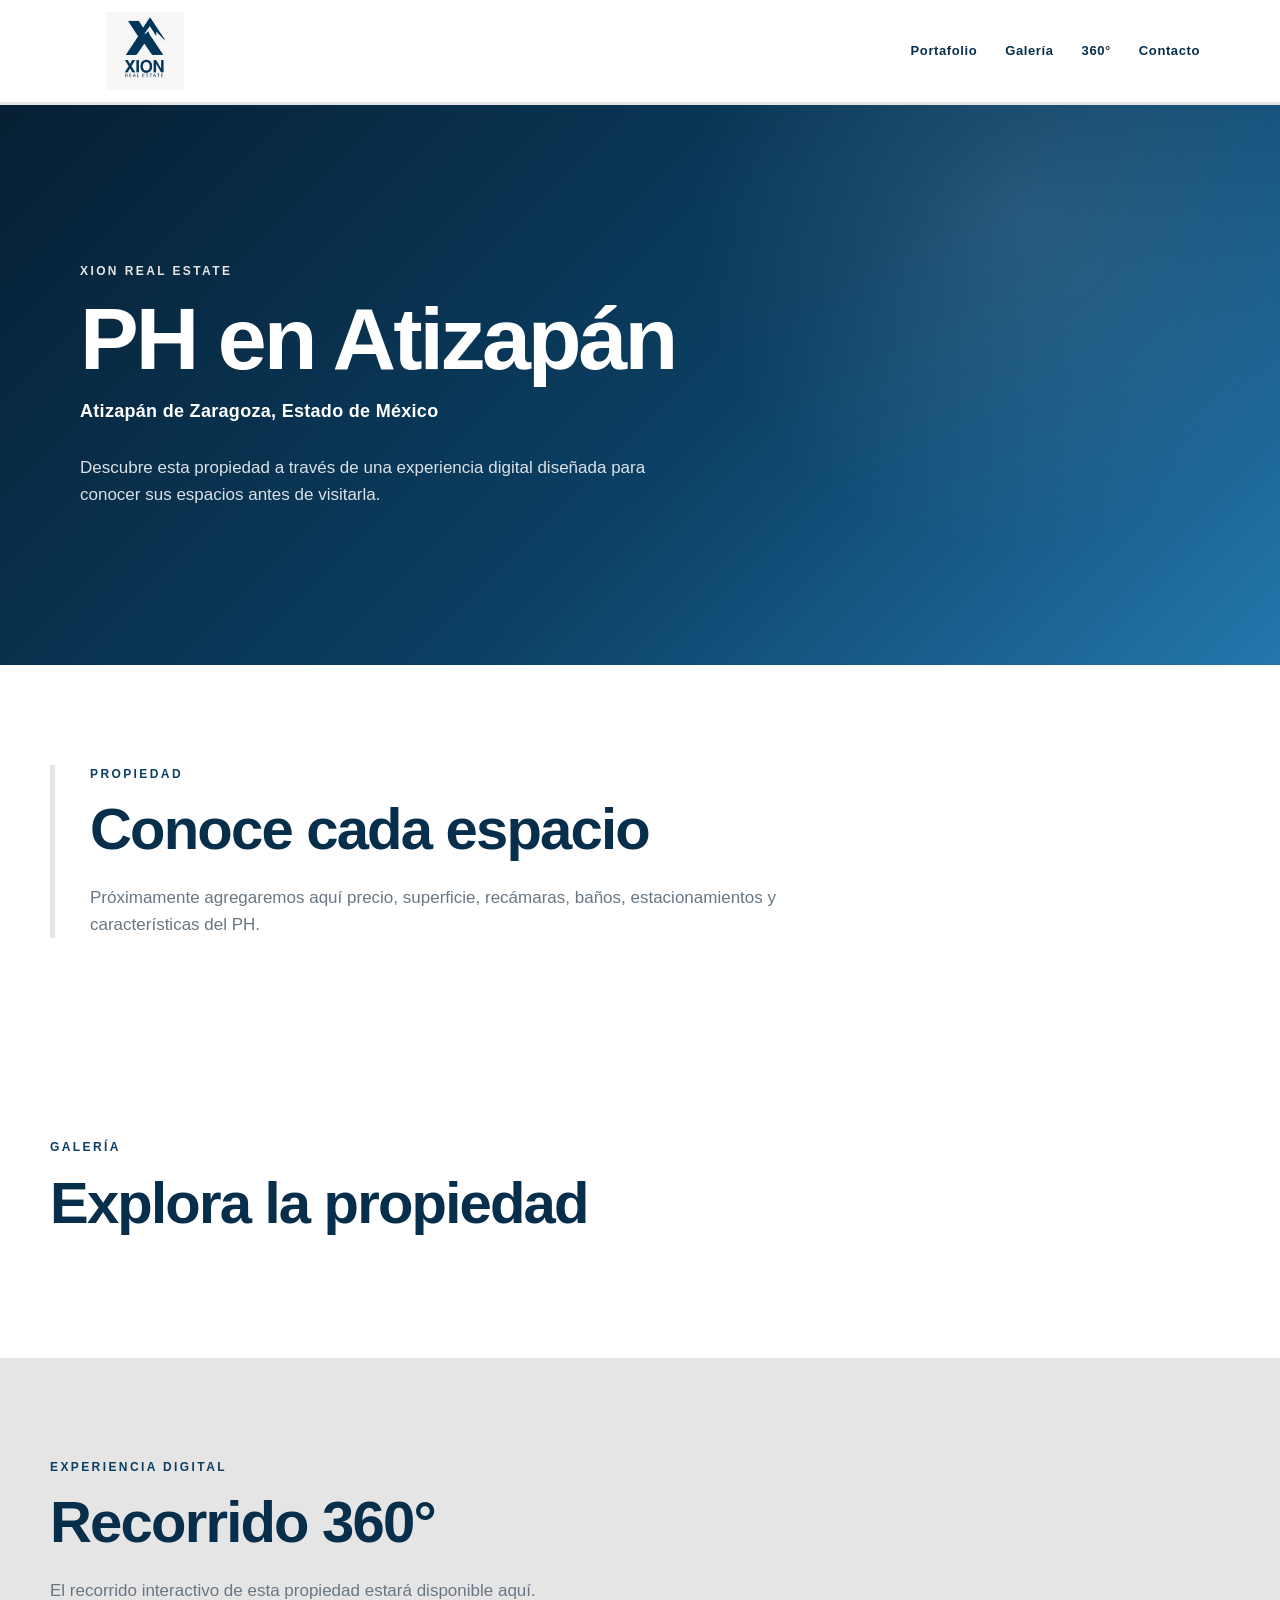
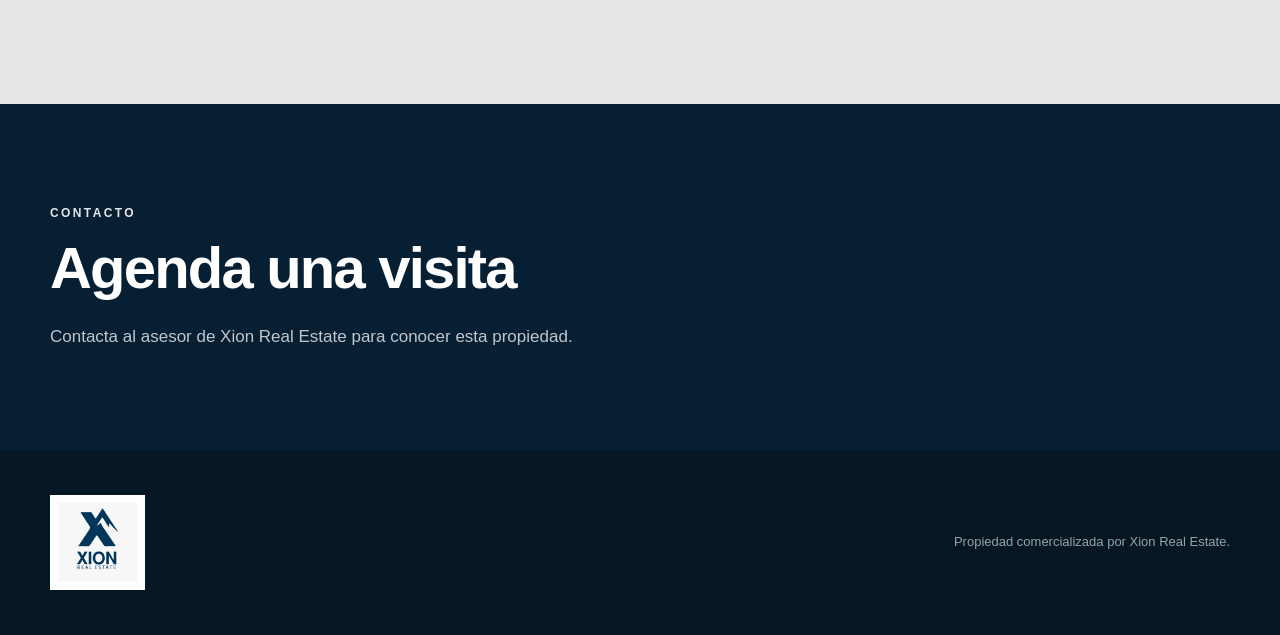
<file: portafolio/xion/propiedades/atizapan-ph/index.html>
<!DOCTYPE html>
<html lang="es">
<head>
  <meta charset="UTF-8">
  <meta name="viewport" content="width=device-width, initial-scale=1.0">

  <title>PH Atizapán | Xion Real Estate</title>

  <link rel="stylesheet" href="styles.css">
</head>

<body>

  <header class="site-header">
    <div class="header-inner">
      <a href="../../index.html">
        <img src="../../xion-logo.jpg" alt="Xion Real Estate" class="xion-logo">
      </a>

      <nav class="main-nav">
        <a href="../../index.html">Portafolio</a>
        <a href="#galeria">Galería</a>
        <a href="#recorrido">360°</a>
        <a href="#contacto">Contacto</a>
      </nav>
    </div>
  </header>

  <main>

    <section class="hero-property">
      <div class="hero-property-content">
        <span class="eyebrow">XION REAL ESTATE</span>

        <h1>PH en Atizapán</h1>

        <p class="property-location">
          Atizapán de Zaragoza, Estado de México
        </p>

        <p class="property-intro">
          Descubre esta propiedad a través de una experiencia digital diseñada
          para conocer sus espacios antes de visitarla.
        </p>
      </div>
    </section>

    <section class="property-details">
      <div class="section-inner">
        <span class="eyebrow">PROPIEDAD</span>
        <h2>Conoce cada espacio</h2>

        <p>
          Próximamente agregaremos aquí precio, superficie, recámaras,
          baños, estacionamientos y características del PH.
        </p>
      </div>
    </section>

    <section id="galeria" class="section">
      <div class="section-inner">
        <span class="eyebrow">GALERÍA</span>
        <h2>Explora la propiedad</h2>
      </div>
    </section>

    <section id="recorrido" class="section section-beige">
      <div class="section-inner">
        <span class="eyebrow">EXPERIENCIA DIGITAL</span>
        <h2>Recorrido 360°</h2>

        <p>
          El recorrido interactivo de esta propiedad estará disponible aquí.
        </p>
      </div>
    </section>

    <section id="contacto" class="section">
      <div class="section-inner">
        <span class="eyebrow">CONTACTO</span>
        <h2>Agenda una visita</h2>

        <p>
          Contacta al asesor de Xion Real Estate para conocer esta propiedad.
        </p>
      </div>
    </section>

  </main>

  <footer class="site-footer">
    <div class="footer-inner">
      <img src="../../xion-logo.jpg" alt="Xion Real Estate">
      <p>Propiedad comercializada por Xion Real Estate.</p>
    </div>
  </footer>

</body>
</html>
</file>
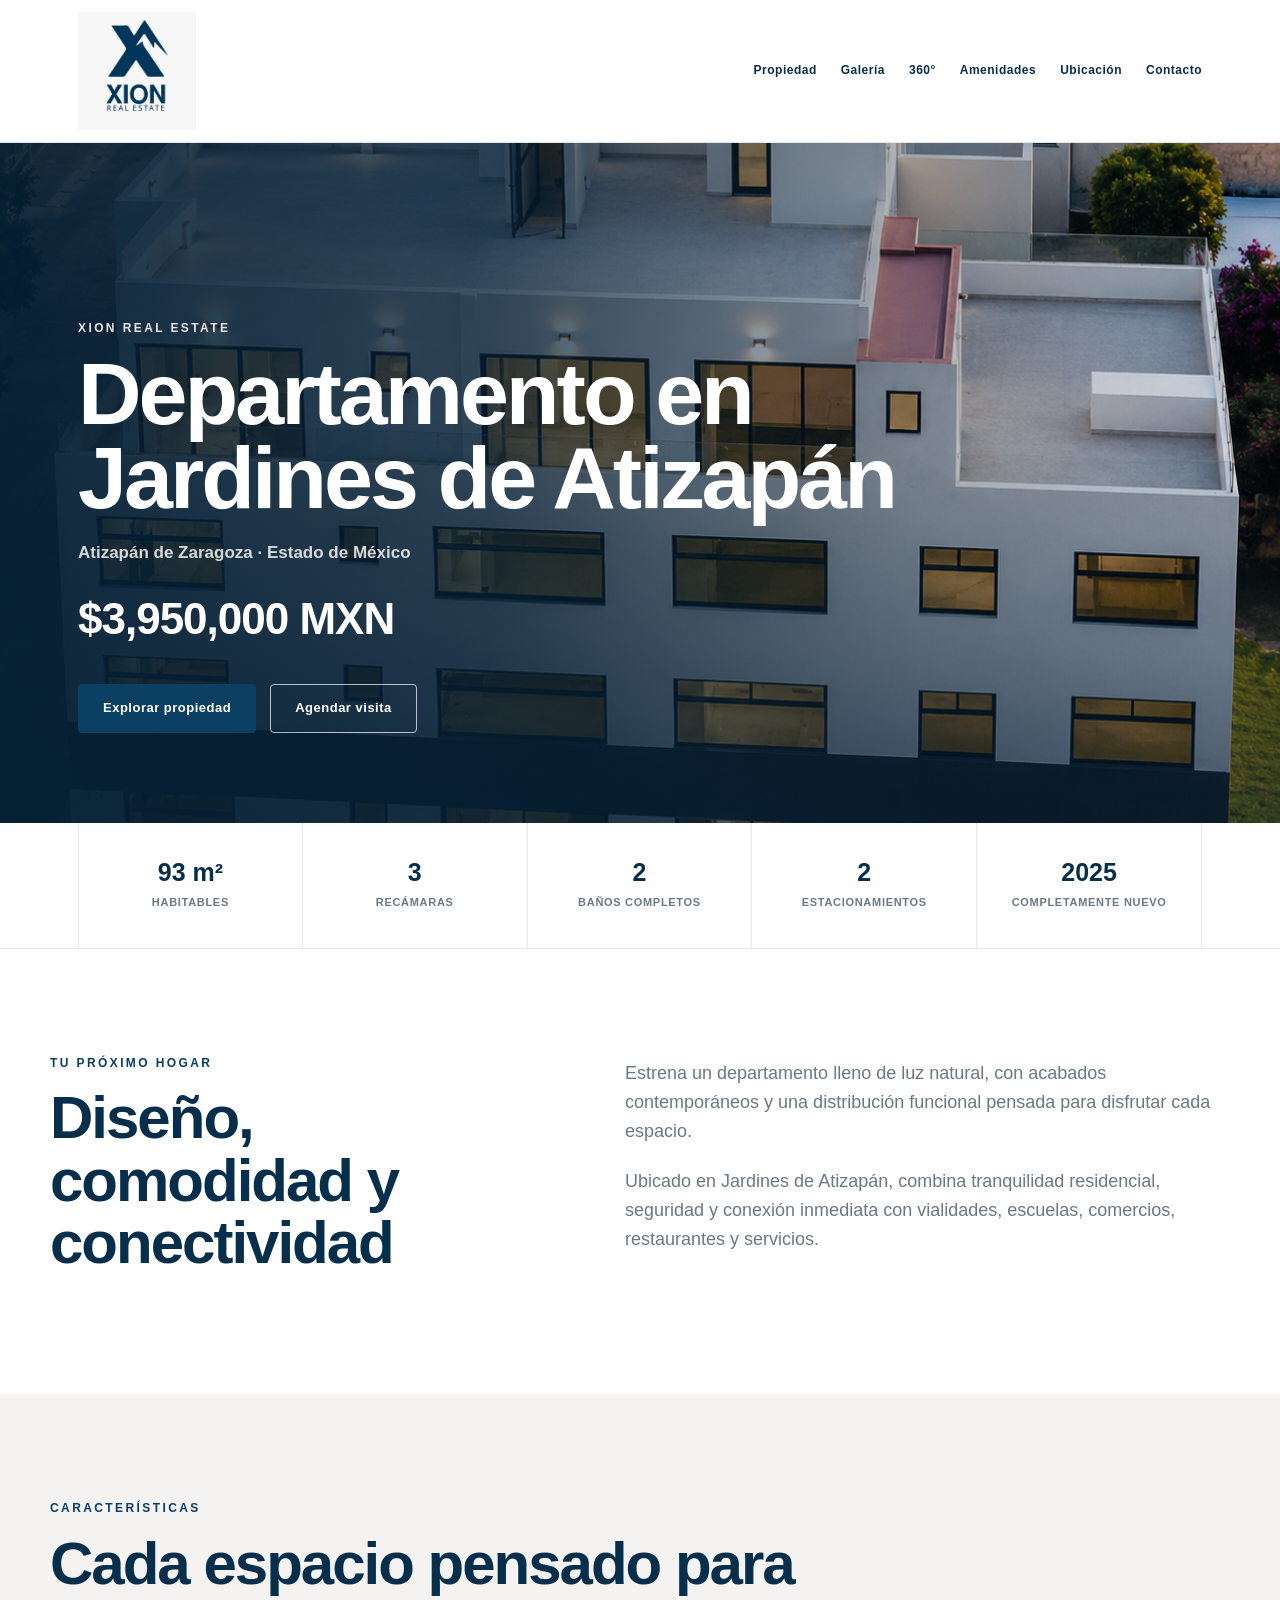
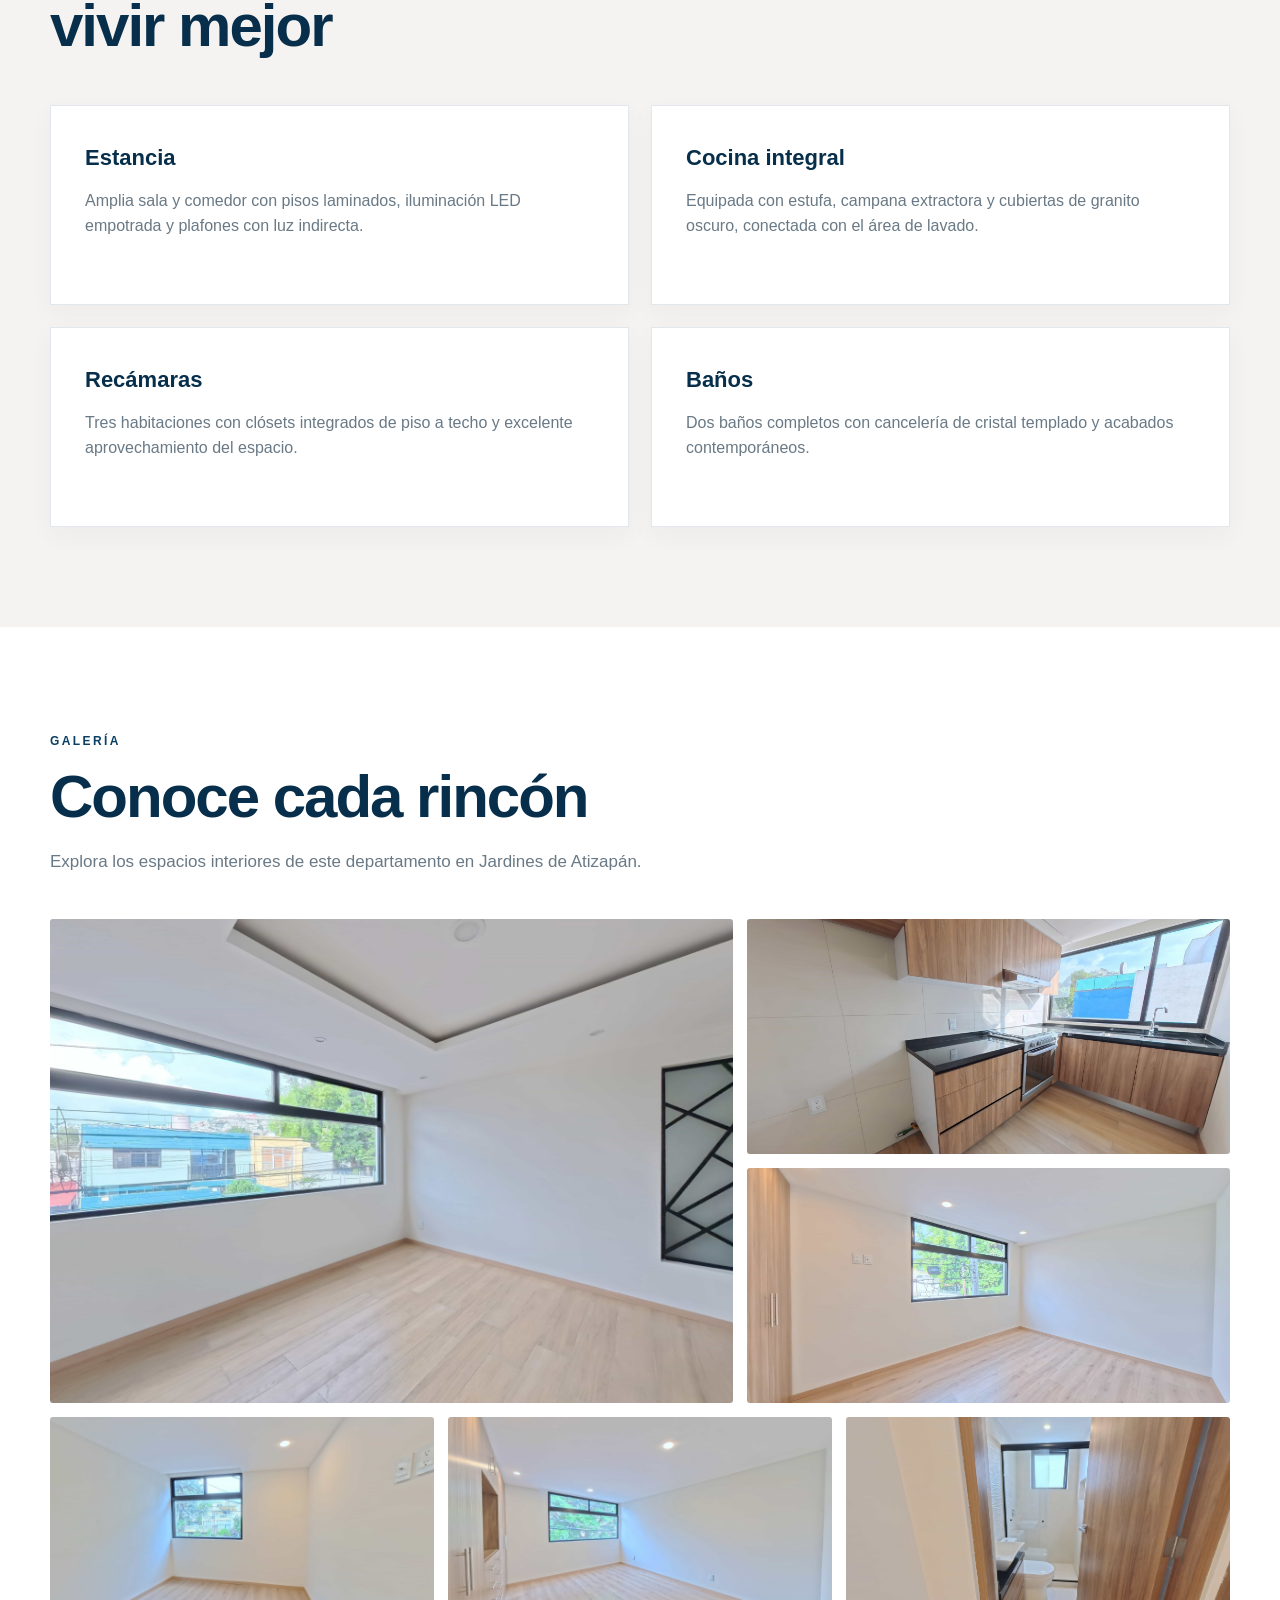
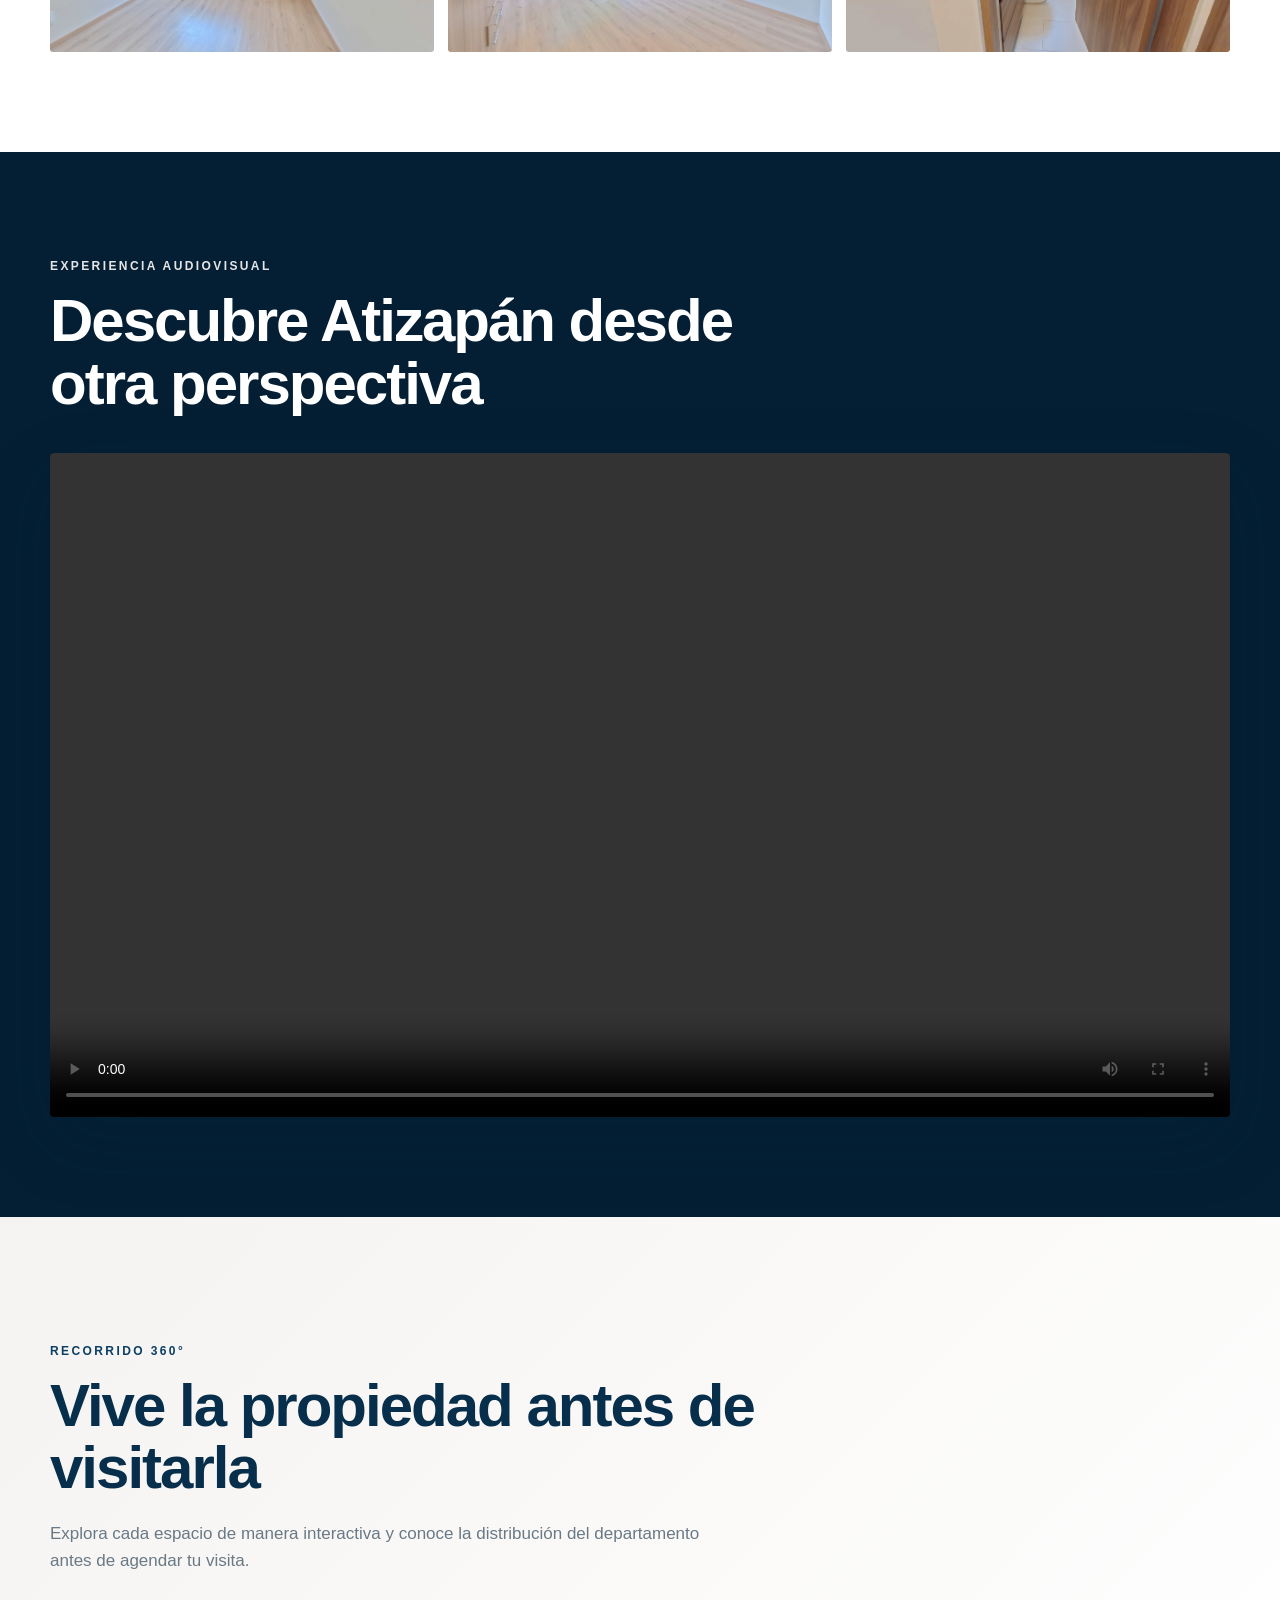
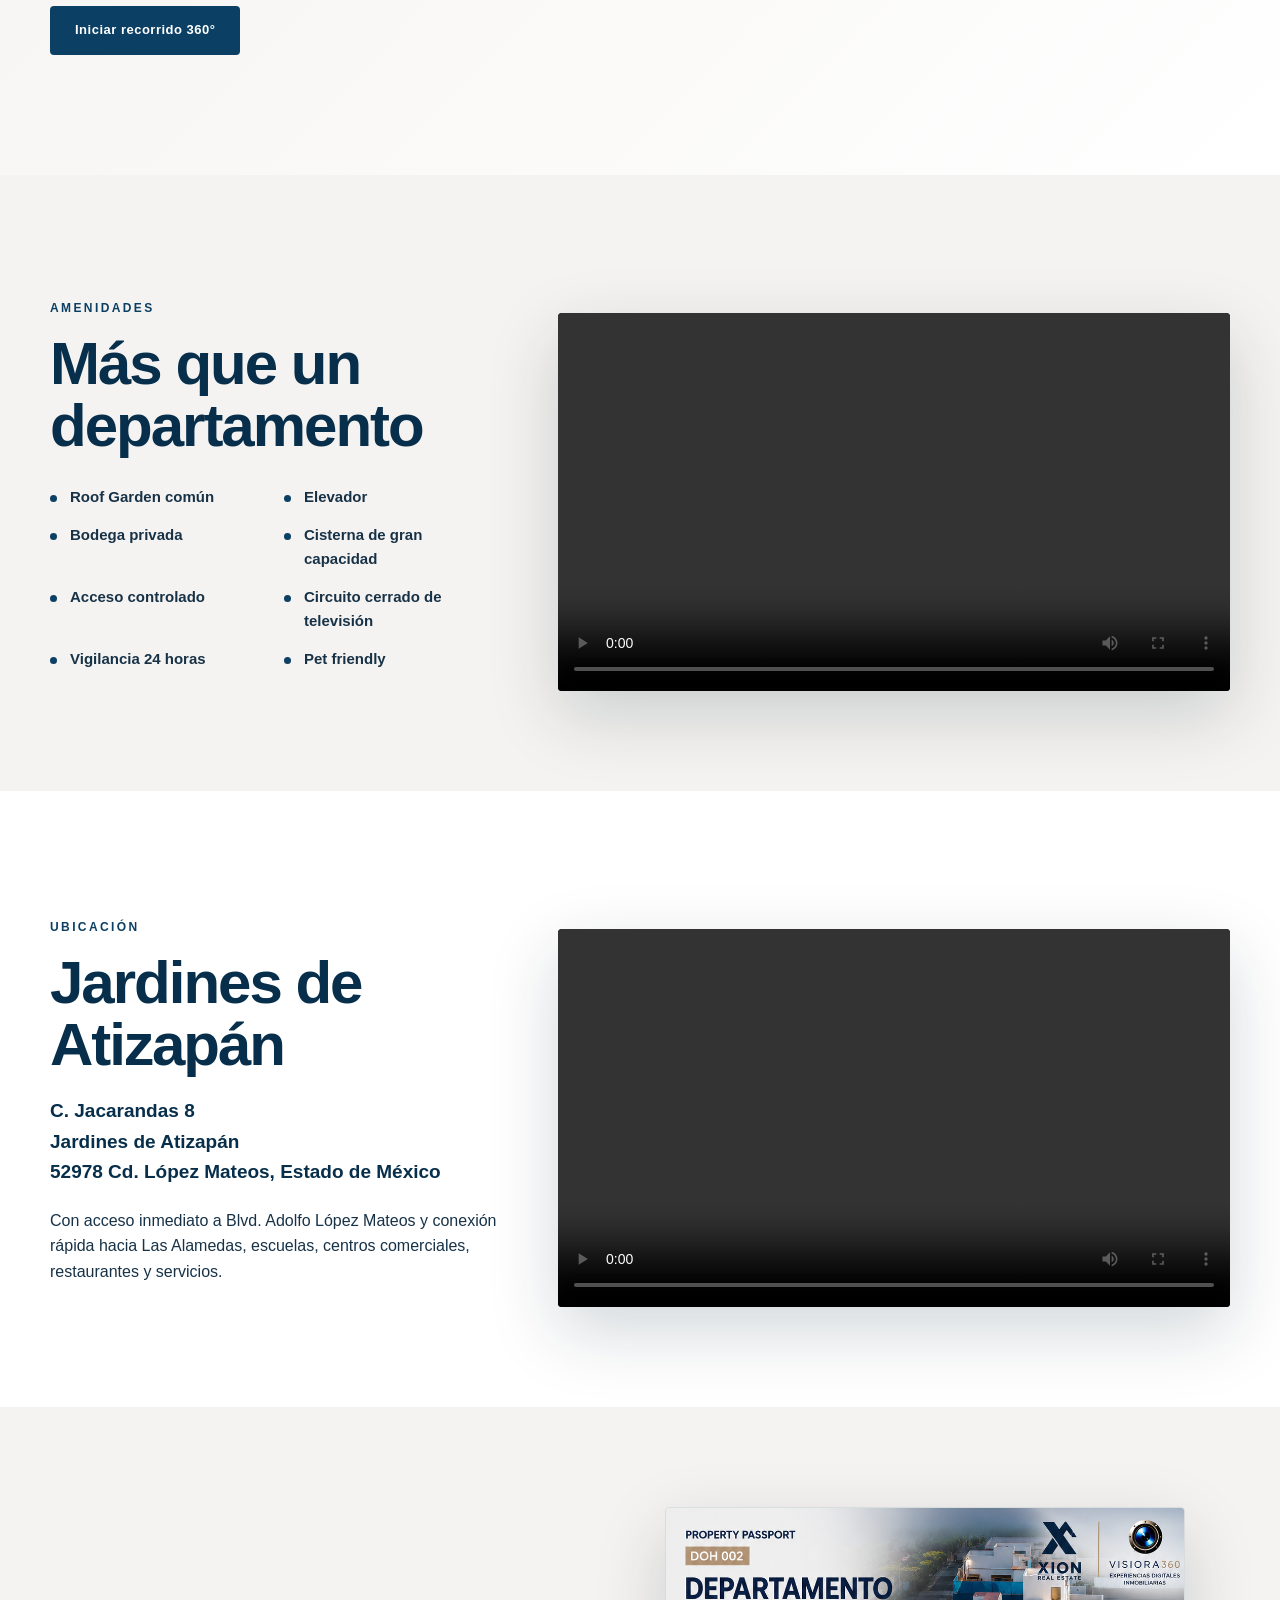
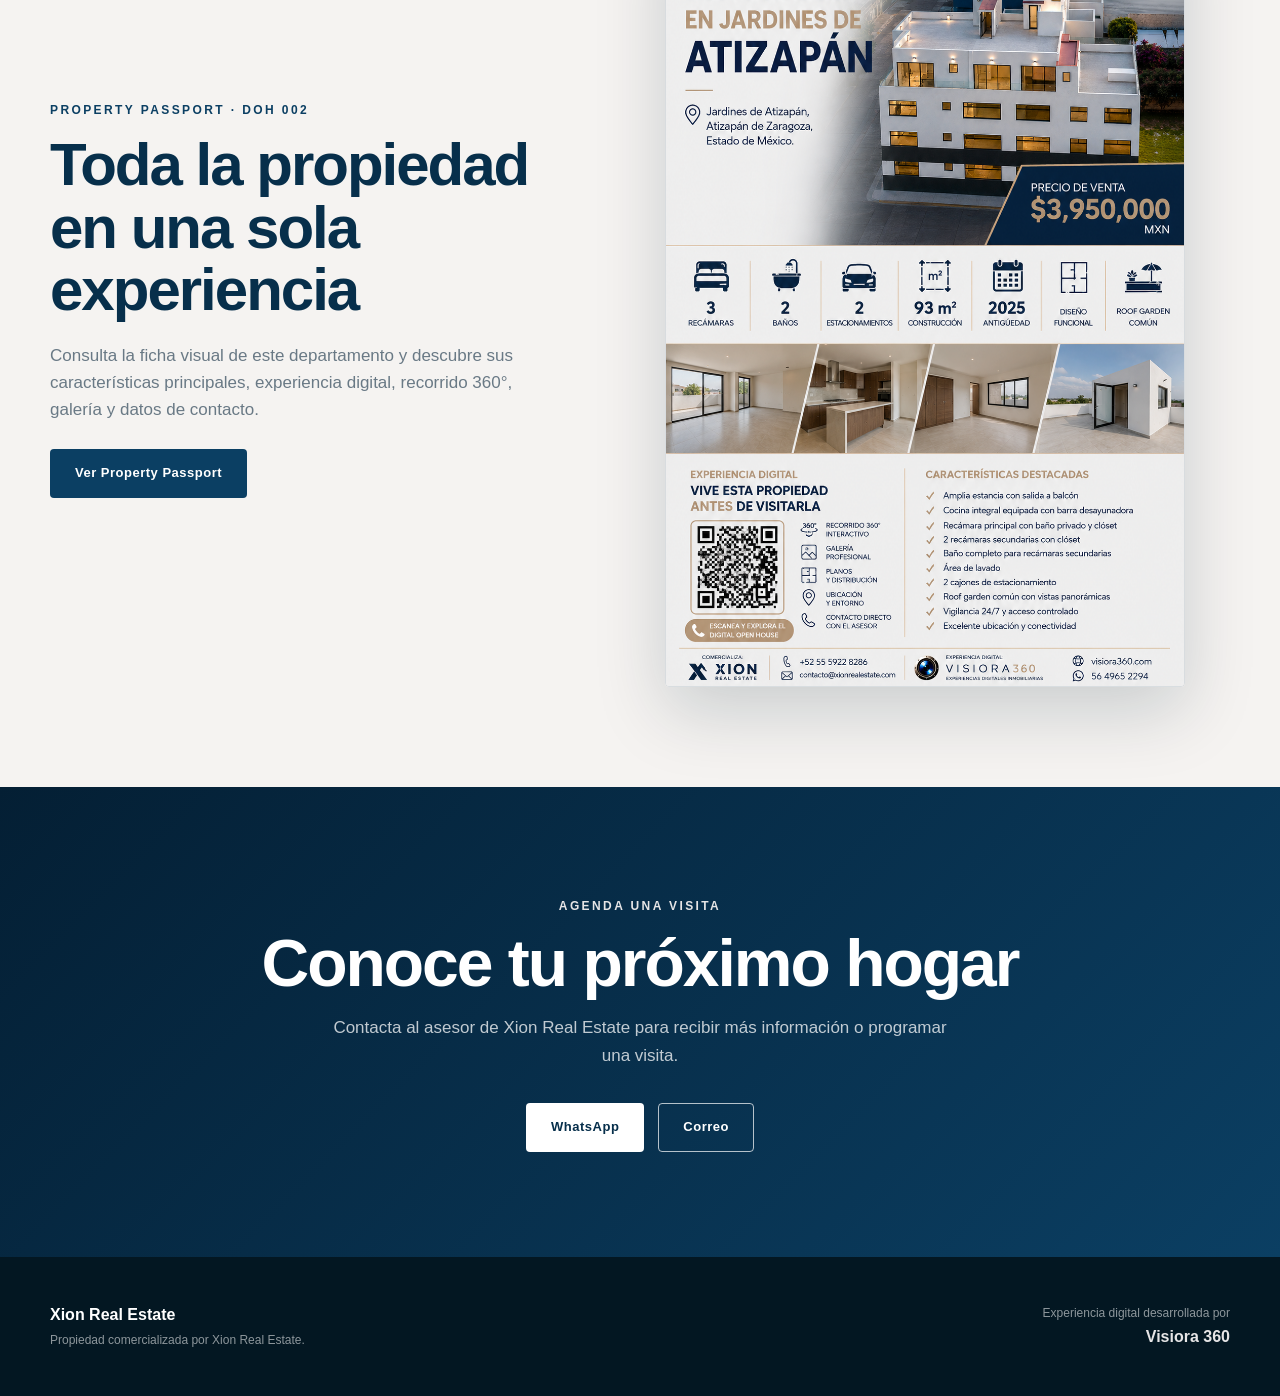
<file: portafolio/xion/propiedades/atizapan/index.html>
<!DOCTYPE html>
<html lang="es">

<head>
  <meta charset="UTF-8">
  <meta name="viewport" content="width=device-width, initial-scale=1.0">

  <title>Departamento en Jardines de Atizapán | Xion Real Estate</title>

  <meta name="description"
        content="Departamento nuevo en Jardines de Atizapán. 93 m², 3 recámaras, 2 baños, 2 estacionamientos, roof garden común y recorrido virtual 360°.">

  <link rel="stylesheet" href="styles.css">
</head>

<body>

  <!-- HEADER -->
  <header class="site-header">
    <div class="header-inner">

      <a href="../../index.html" class="brand-link">
        <img
          src="../../xion-logo.jpg"
          alt="Xion Real Estate"
          class="xion-logo"
        >
      </a>

      <nav class="main-nav">
        <a href="#propiedad">Propiedad</a>
        <a href="#galeria">Galería</a>
        <a href="#recorrido">360°</a>
        <a href="#amenidades">Amenidades</a>
        <a href="#ubicacion">Ubicación</a>
        <a href="#contacto">Contacto</a>
      </nav>

    </div>
  </header>


  <main>

    <!-- HERO -->
    <section class="hero-property">

      <img
        src="images/00-fachada-desarrollo.png"
        alt="Desarrollo residencial en Jardines de Atizapán"
        class="hero-image"
      >

      <div class="hero-overlay"></div>

      <div class="hero-content">

        <span class="eyebrow">XION REAL ESTATE</span>

        <h1>
          Departamento en<br>
          Jardines de Atizapán
        </h1>

        <p class="hero-location">
          Atizapán de Zaragoza · Estado de México
        </p>

        <p class="hero-price">
          $3,950,000 MXN
        </p>

        <div class="hero-actions">
          <a href="#recorrido" class="btn btn-primary">
            Explorar propiedad
          </a>

          <a href="#contacto" class="btn btn-outline-light">
            Agendar visita
          </a>
        </div>

      </div>

    </section>


    <!-- DATOS RÁPIDOS -->
    <section class="property-facts">

      <div class="facts-inner">

        <div class="fact">
          <strong>93 m²</strong>
          <span>Habitables</span>
        </div>

        <div class="fact">
          <strong>3</strong>
          <span>Recámaras</span>
        </div>

        <div class="fact">
          <strong>2</strong>
          <span>Baños completos</span>
        </div>

        <div class="fact">
          <strong>2</strong>
          <span>Estacionamientos</span>
        </div>

        <div class="fact">
          <strong>2025</strong>
          <span>Completamente nuevo</span>
        </div>

      </div>

    </section>


    <!-- DESCRIPCIÓN -->
    <section id="propiedad" class="section property-intro-section">

      <div class="section-inner intro-layout">

        <div>
          <span class="eyebrow">TU PRÓXIMO HOGAR</span>

          <h2>
            Diseño, comodidad y conectividad
          </h2>
        </div>

        <div class="intro-copy">

          <p>
            Estrena un departamento lleno de luz natural, con acabados
            contemporáneos y una distribución funcional pensada para disfrutar
            cada espacio.
          </p>

          <p>
            Ubicado en Jardines de Atizapán, combina tranquilidad residencial,
            seguridad y conexión inmediata con vialidades, escuelas, comercios,
            restaurantes y servicios.
          </p>

        </div>

      </div>

    </section>


    <!-- CARACTERÍSTICAS -->
    <section class="section section-beige">

      <div class="section-inner">

        <span class="eyebrow">CARACTERÍSTICAS</span>

        <h2>
          Cada espacio pensado para vivir mejor
        </h2>

        <div class="feature-grid">

          <article class="feature-card">
            <h3>Estancia</h3>
            <p>
              Amplia sala y comedor con pisos laminados, iluminación LED
              empotrada y plafones con luz indirecta.
            </p>
          </article>

          <article class="feature-card">
            <h3>Cocina integral</h3>
            <p>
              Equipada con estufa, campana extractora y cubiertas de granito
              oscuro, conectada con el área de lavado.
            </p>
          </article>

          <article class="feature-card">
            <h3>Recámaras</h3>
            <p>
              Tres habitaciones con clósets integrados de piso a techo y
              excelente aprovechamiento del espacio.
            </p>
          </article>

          <article class="feature-card">
            <h3>Baños</h3>
            <p>
              Dos baños completos con cancelería de cristal templado y acabados
              contemporáneos.
            </p>
          </article>

        </div>

      </div>

    </section>


    <!-- GALERÍA -->
    <section id="galeria" class="section">

      <div class="section-inner">

        <span class="eyebrow">GALERÍA</span>

        <h2>
          Conoce cada rincón
        </h2>

        <p class="section-description">
          Explora los espacios interiores de este departamento en Jardines de Atizapán.
        </p>

        <div class="gallery-grid">

          <img src="images/galeria/02-estancia-angulo-01.jpg" alt="Estancia del departamento">
          <img src="images/galeria/04-cocina-angulo-01.jpg" alt="Cocina integral">
          <img src="images/galeria/09-recamara-01.jpg" alt="Recámara">
          <img src="images/galeria/11-recamara-02.jpg" alt="Segunda recámara">
          <img src="images/galeria/13-recamara-03.jpg" alt="Tercera recámara">
          <img src="images/galeria/08-bano-01.jpg" alt="Baño completo">

        </div>

      </div>

    </section>


    <!-- VIDEO PRINCIPAL -->
    <section class="section video-section">

      <div class="section-inner">

        <span class="eyebrow">EXPERIENCIA AUDIOVISUAL</span>

        <h2>
          Descubre Atizapán desde otra perspectiva
        </h2>

        <video
          class="property-video"
          controls
          playsinline
          preload="metadata"
        >
          <source
            src="videos/04-promocional-atizapan-01.mp4"
            type="video/mp4"
          >
        </video>

      </div>

    </section>


    <!-- RECORRIDO 360 -->
    <section id="recorrido" class="section tour-section">

      <div class="section-inner tour-layout">

        <div>
          <span class="eyebrow">RECORRIDO 360°</span>

          <h2>
            Vive la propiedad antes de visitarla
          </h2>

          <p>
            Explora cada espacio de manera interactiva y conoce la distribución
            del departamento antes de agendar tu visita.
          </p>

          <a
            href="https://floorfy.com/es/tour/2681720"
            class="btn btn-primary"
            target="_blank"
            rel="noopener"
          >
            Iniciar recorrido 360°
          </a>
        </div>

      </div>

    </section>


    <!-- AMENIDADES -->
    <section id="amenidades" class="section section-beige">

      <div class="section-inner amenities-layout">

        <div>

          <span class="eyebrow">AMENIDADES</span>

          <h2>
            Más que un departamento
          </h2>

          <ul class="amenities-list">
            <li>Roof Garden común</li>
            <li>Elevador</li>
            <li>Bodega privada</li>
            <li>Cisterna de gran capacidad</li>
            <li>Acceso controlado</li>
            <li>Circuito cerrado de televisión</li>
            <li>Vigilancia 24 horas</li>
            <li>Pet friendly</li>
          </ul>

        </div>

        <div>

          <video
            class="amenity-video"
            controls
            playsinline
            preload="metadata"
          >
            <source
              src="videos/01-dron-roof-garden.mp4"
              type="video/mp4"
            >
          </video>

        </div>

      </div>

    </section>


    <!-- UBICACIÓN -->
    <section id="ubicacion" class="section location-section">

      <div class="section-inner location-layout">

        <div>

          <span class="eyebrow">UBICACIÓN</span>

          <h2>
            Jardines de Atizapán
          </h2>

          <p class="address">
            C. Jacarandas 8<br>
            Jardines de Atizapán<br>
            52978 Cd. López Mateos, Estado de México
          </p>

          <p>
            Con acceso inmediato a Blvd. Adolfo López Mateos y conexión rápida
            hacia Las Alamedas, escuelas, centros comerciales, restaurantes y
            servicios.
          </p>

        </div>

        <div>

          <video
            class="location-video"
            controls
            playsinline
            preload="metadata"
          >
            <source
              src="videos/06-dron-ubicacion-entorno.mp4"
              type="video/mp4"
            >
          </video>

        </div>

      </div>

    </section>
    
<!-- PROPERTY PASSPORT -->
<section class="section passport-section">

  <div class="section-inner passport-layout">

    <div class="passport-copy">

      <span class="eyebrow">PROPERTY PASSPORT · DOH 002</span>

      <h2>
        Toda la propiedad en una sola experiencia
      </h2>

      <p>
        Consulta la ficha visual de este departamento y descubre sus
        características principales, experiencia digital, recorrido 360°,
        galería y datos de contacto.
      </p>

      <a
        href="images/property-passport-atizapan.png"
        target="_blank"
        rel="noopener"
        class="btn btn-primary"
      >
        Ver Property Passport
      </a>

    </div>

    <div class="passport-preview">
      <a
        href="images/property-passport-atizapan.png"
        target="_blank"
        rel="noopener"
      >
        <img
          src="images/property-passport-atizapan.png"
          alt="Property Passport DOH 002 - Departamento en Jardines de Atizapán"
        >
      </a>
    </div>

  </div>

</section>

    <!-- CONTACTO -->
    <section id="contacto" class="contact-section">

      <div class="contact-inner">

        <span class="eyebrow">AGENDA UNA VISITA</span>

        <h2>
          Conoce tu próximo hogar
        </h2>

        <p>
          Contacta al asesor de Xion Real Estate para recibir más información
          o programar una visita.
        </p>

        <div class="contact-actions">

          <a
            href="https://wa.me/525559228286"
            class="btn btn-light"
            target="_blank"
            rel="noopener"
          >
            WhatsApp
          </a>

          <a
            href="mailto:contacto@xionrealestate.com"
            class="btn btn-outline-light"
          >
            Correo
          </a>

        </div>

      </div>

    </section>

  </main>


  <!-- FOOTER -->
  <footer class="site-footer">

    <div class="footer-inner">

      <div>
        <strong>Xion Real Estate</strong>
        <p>Propiedad comercializada por Xion Real Estate.</p>
      </div>

      <div class="footer-credit">
        <span>Experiencia digital desarrollada por</span>
        <strong>Visiora 360</strong>
      </div>

    </div>

  </footer>

</body>
</html>
</file>
<file: portafolio/visiora/styles.css>
/* =========================================
   VISIORA 360 REAL ESTATE
   PORTAFOLIO MAESTRO
   ========================================= */

:root {
  --black: #050505;
  --black-soft: #0d0d0d;
  --charcoal: #151515;
  --charcoal-light: #1d1d1d;

  --gold: #c9a227;
  --gold-light: #e4c760;
  --gold-dark: #8f6f16;

  --white: #ffffff;
  --off-white: #f5f3ef;

  --text: #f5f5f5;
  --muted: #b7b7b7;
  --muted-dark: #777777;

  --border: rgba(201, 162, 39, 0.22);

  --shadow:
    0 18px 55px rgba(0, 0, 0, 0.28);
}


/* =========================================
   RESET
   ========================================= */

* {
  box-sizing: border-box;
  margin: 0;
  padding: 0;
}

html {
  scroll-behavior: smooth;
}

body {
  font-family:
    Arial,
    Helvetica,
    sans-serif;

  background: var(--black);
  color: var(--text);
  line-height: 1.6;

  overflow-x: hidden;
}

img {
  max-width: 100%;
}


/* =========================================
   HEADER
   ========================================= */

.site-header {
  width: 100%;

  position: sticky;
  top: 0;
  z-index: 100;

  background:
    rgba(5, 5, 5, 0.96);

  border-bottom:
    1px solid rgba(201, 162, 39, 0.18);

  backdrop-filter: blur(12px);
}

.header-inner {
  max-width: 1200px;
  min-height: 92px;

  margin: 0 auto;
  padding: 14px 28px;

  display: flex;
  align-items: center;
  justify-content: space-between;

  gap: 30px;
}

.header-inner > a {
  display: block;
  line-height: 0;
}

.visiora-logo {
  width: 210px;
  height: auto;

  display: block;

  object-fit: contain;
}

.main-nav {
  display: flex;
  align-items: center;

  gap: 30px;
}

.main-nav a {
  position: relative;

  color: var(--white);

  text-decoration: none;

  font-size: 13px;
  font-weight: 700;

  letter-spacing: 0.08em;
  text-transform: uppercase;

  transition:
    color 0.25s ease;
}

.main-nav a::after {
  content: "";

  position: absolute;

  left: 0;
  bottom: -8px;

  width: 0;
  height: 1px;

  background: var(--gold);

  transition:
    width 0.25s ease;
}

.main-nav a:hover {
  color: var(--gold-light);
}

.main-nav a:hover::after {
  width: 100%;
}


/* =========================================
   HERO
   ========================================= */

.hero {
  min-height: 72vh;

  display: flex;
  align-items: center;

  position: relative;

  overflow: hidden;

  background:
    radial-gradient(
      circle at 78% 28%,
      rgba(201, 162, 39, 0.10),
      transparent 32%
    ),
    linear-gradient(
      120deg,
      #030303 0%,
      #0b0b0b 55%,
      #16130a 100%
    );

  border-bottom:
    1px solid rgba(201, 162, 39, 0.12);
}

.hero::before {
  content: "";

  position: absolute;

  width: 420px;
  height: 420px;

  right: -140px;
  bottom: -210px;

  border:
    1px solid rgba(201, 162, 39, 0.16);

  border-radius: 50%;
}

.hero::after {
  content: "";

  position: absolute;

  width: 260px;
  height: 260px;

  right: 40px;
  bottom: -130px;

  border:
    1px solid rgba(201, 162, 39, 0.11);

  border-radius: 50%;
}

.hero-inner {
  width: 100%;
  max-width: 1200px;

  margin: 0 auto;
  padding: 110px 28px;

  position: relative;
  z-index: 2;
}

.eyebrow {
  display: block;

  margin-bottom: 18px;

  color: var(--gold);

  font-size: 12px;
  font-weight: 700;

  letter-spacing: 0.20em;
  text-transform: uppercase;
}

.hero h1 {
  max-width: 850px;

  color: var(--white);

  font-size:
    clamp(48px, 7vw, 86px);

  line-height: 0.98;

  font-weight: 700;

  letter-spacing: -0.04em;
}

.hero p {
  max-width: 680px;

  margin-top: 28px;

  color:
    rgba(255, 255, 255, 0.74);

  font-size: 18px;
  line-height: 1.8;
}


/* =========================================
   SECCIONES
   ========================================= */

.section {
  padding: 100px 28px;
}

.section-inner {
  max-width: 1200px;

  margin: 0 auto;
}

.section-beige {
  background:
    linear-gradient(
      180deg,
      var(--black-soft),
      var(--charcoal)
    );
}

.section-title {
  max-width: 760px;

  margin-bottom: 16px;

  color: var(--white);

  font-size:
    clamp(34px, 4vw, 52px);

  line-height: 1.05;

  letter-spacing: -0.025em;
}

.section-description {
  max-width: 680px;

  margin-bottom: 52px;

  color: var(--muted);

  font-size: 16px;
  line-height: 1.8;
}


/* =========================================
   PROPIEDADES
   ========================================= */

.property-grid {
  display: grid;

  grid-template-columns:
    repeat(3, minmax(0, 1fr));

  gap: 28px;
}

.property-card {
  min-width: 0;

  position: relative;

  background: var(--charcoal-light);

  border:
    1px solid rgba(201, 162, 39, 0.15);

  overflow: hidden;

  box-shadow:
    0 12px 32px rgba(0, 0, 0, 0.18);

  transition:
    transform 0.28s ease,
    box-shadow 0.28s ease,
    border-color 0.28s ease;
}

.property-card:hover {
  transform:
    translateY(-7px);

  border-color:
    rgba(201, 162, 39, 0.42);

  box-shadow:
    0 24px 55px rgba(0, 0, 0, 0.36);
}

.property-image {
  width: 100%;

  aspect-ratio: 4 / 3;

  display: block;

  object-fit: cover;

  transition:
    transform 0.45s ease;
}

.property-card:hover
.property-image {
  transform: scale(1.025);
}

.property-content {
  padding: 28px;
}

.property-tag {
  display: block;

  color: var(--gold);

  font-size: 11px;
  font-weight: 700;

  letter-spacing: 0.15em;
  text-transform: uppercase;
}

.property-card h3 {
  margin-top: 10px;

  color: var(--white);

  font-size: 24px;
  line-height: 1.25;
}

.property-card p {
  margin-top: 12px;

  color: var(--muted);

  font-size: 15px;
}

.property-price,
.property-card strong {
  color: var(--gold-light);

  font-size: 17px;
  font-weight: 700;
}


/* =========================================
   BOTONES
   ========================================= */

.btn {
  display: inline-block;

  margin-top: 24px;

  padding: 13px 24px;

  border:
    1px solid var(--gold);

  text-decoration: none;

  font-size: 12px;
  font-weight: 700;

  letter-spacing: 0.08em;
  text-transform: uppercase;

  cursor: pointer;

  transition:
    background 0.22s ease,
    color 0.22s ease,
    border-color 0.22s ease,
    transform 0.22s ease;
}

.btn-primary {
  background: var(--gold);

  color: var(--black);
}

.btn-primary:hover {
  background: var(--gold-light);

  border-color:
    var(--gold-light);

  transform:
    translateY(-2px);
}

.btn-outline {
  background: transparent;

  color: var(--gold);
}

.btn-outline:hover {
  background:
    var(--gold);

  color:
    var(--black);
}


/* =========================================
   FOOTER
   ========================================= */

.site-footer {
  background: #020202;

  color:
    rgba(255, 255, 255, 0.62);

  border-top:
    1px solid rgba(201, 162, 39, 0.18);
}

.footer-inner {
  max-width: 1200px;

  margin: 0 auto;

  padding: 46px 28px;

  display: flex;

  justify-content: space-between;
  align-items: center;

  gap: 30px;
}

.footer-inner img {
  width: 180px;
  height: auto;

  display: block;
}

.footer-inner p {
  max-width: 420px;

  font-size: 13px;

  text-align: right;

  color:
    rgba(255, 255, 255, 0.55);
}


/* =========================================
   RESPONSIVE
   ========================================= */

@media
(max-width: 980px) {

  .property-grid {
    grid-template-columns:
      repeat(2, minmax(0, 1fr));
  }

}


@media
(max-width: 850px) {

  .header-inner {
    min-height: 76px;

    padding:
      12px 20px;
  }

  .visiora-logo {
    width: 160px;
  }

  .main-nav {
    gap: 16px;
  }

  .main-nav a {
    font-size: 11px;
  }

  .hero {
    min-height: 64vh;
  }

  .hero-inner {
    padding:
      80px 22px;
  }

  .section {
    padding:
      70px 22px;
  }

  .footer-inner {
    flex-direction: column;

    align-items: flex-start;
  }

  .footer-inner p {
    text-align: left;
  }

}


@media
(max-width: 650px) {

  .property-grid {
    grid-template-columns:
      1fr;
  }

}


@media
(max-width: 520px) {

  .header-inner {
    min-height: 68px;
  }

  .visiora-logo {
    width: 135px;
  }

  .main-nav {
    display: none;
  }

  .hero {
    min-height: 58vh;
  }

  .hero-inner {
    padding:
      70px 20px;
  }

  .hero h1 {
    font-size: 43px;
  }

  .hero p {
    font-size: 16px;
  }

  .section {
    padding:
      60px 20px;
  }

  .property-content {
    padding: 23px;
  }

  .footer-inner {
    padding:
      38px 20px;
  }

  .footer-inner img {
    width: 150px;
  }

}
/* Imagen portada de propiedades */
.property-image {
    width: 100%;
    height: 260px;
    overflow: hidden;
}

.property-image img {
    width: 100%;
    height: 100%;
    object-fit: cover;
    object-position: center 55%;
    display: block;
}

/* Grid premium de propiedades */
.properties-grid {
    display: grid;
    grid-template-columns: repeat(auto-fit, minmax(380px, 480px));
    gap: 32px;
    justify-content: start;
}

.property-card {
    width: 100%;
    max-width: 480px;
}

.property-image {
    width: 100%;
    height: 280px;
    overflow: hidden;
}

.property-image img {
    width: 100%;
    height: 100%;
    object-fit: cover;
    object-position: center 50%;
    display: block;
}
</file>
<file: portafolio/xion/styles.css>
/* =========================================
   XION REAL ESTATE
   PORTAFOLIO MAESTRO
   ========================================= */

:root {
  --xion-blue: #06346f;
  --xion-blue-dark: #031d3d;
  --xion-beige: #e6e5e6;
  --xion-white: #ffffff;
  --xion-text: #142333;
  --xion-muted: #68747c;
}

* {
  box-sizing: border-box;
  margin: 0;
  padding: 0;
}

html {
  scroll-behavior: smooth;
}

body {
  font-family: Arial, Helvetica, sans-serif;
  background: var(--xion-white);
  color: var(--xion-text);
  line-height: 1.6;
}

/* HEADER */

.site-header {
  width: 100%;
  background: var(--xion-white);
  border-bottom: 1px solid rgba(6, 52, 111, 0.12);
  position: sticky;
  top: 0;
  z-index: 100;
}

.header-inner {
  max-width: 1200px;
  margin: auto;
  padding: 18px 28px;
  display: flex;
  align-items: center;
  justify-content: space-between;
  gap: 30px;
}

.xion-logo {
  width: 150px;
  height: auto;
  display: block;
}

.main-nav {
  display: flex;
  align-items: center;
  gap: 28px;
}

.main-nav a {
  color: var(--xion-blue-dark);
  text-decoration: none;
  font-size: 14px;
  font-weight: 700;
  letter-spacing: 0.05em;
}

/* HERO */

.hero {
  min-height: 72vh;
  background:
    linear-gradient(
      110deg,
      rgba(3, 29, 61, 0.96),
      rgba(6, 52, 111, 0.86)
    );
  display: flex;
  align-items: center;
  color: var(--xion-white);
}

.hero-inner {
  width: 100%;
  max-width: 1200px;
  margin: auto;
  padding: 90px 28px;
}

.eyebrow {
  display: block;
  margin-bottom: 18px;
  color: var(--xion-beige);
  font-size: 13px;
  font-weight: 700;
  letter-spacing: 0.18em;
  text-transform: uppercase;
}

.hero h1 {
  max-width: 800px;
  font-size: clamp(42px, 7vw, 82px);
  line-height: 0.98;
  font-weight: 700;
  letter-spacing: -0.04em;
}

.hero p {
  max-width: 650px;
  margin-top: 26px;
  color: rgba(255, 255, 255, 0.82);
  font-size: 18px;
}

/* SECCIONES */

.section {
  padding: 90px 28px;
}

.section-inner {
  max-width: 1200px;
  margin: auto;
}

.section-beige {
  background: var(--xion-beige);
}

.section-title {
  margin-bottom: 12px;
  color: var(--xion-blue);
  font-size: clamp(30px, 4vw, 48px);
  line-height: 1.05;
}

.section-description {
  max-width: 650px;
  margin-bottom: 45px;
  color: var(--xion-muted);
}

/* PROPIEDADES */

.property-grid {
  display: grid;
  grid-template-columns: repeat(3, 1fr);
  gap: 26px;
}

.property-card {
  background: var(--xion-white);
  border: 1px solid rgba(6, 52, 111, 0.1);
  overflow: hidden;
  transition:
    transform 0.25s ease,
    box-shadow 0.25s ease;
}

.property-card:hover {
  transform: translateY(-6px);
  box-shadow: 0 20px 45px rgba(3, 29, 61, 0.12);
}

.property-image {
  width: 100%;
  aspect-ratio: 4 / 3;
  object-fit: cover;
  display: block;
}

.property-content {
  padding: 26px;
}

.property-tag {
  color: var(--xion-blue);
  font-size: 12px;
  font-weight: 700;
  letter-spacing: 0.14em;
  text-transform: uppercase;
}

.property-card h3 {
  margin-top: 8px;
  color: var(--xion-blue-dark);
  font-size: 24px;
}

.property-card p {
  margin-top: 8px;
  color: var(--xion-muted);
}

/* BOTONES */

.btn {
  display: inline-block;
  margin-top: 22px;
  padding: 13px 24px;
  border: 1px solid var(--xion-blue);
  text-decoration: none;
  font-size: 13px;
  font-weight: 700;
  letter-spacing: 0.06em;
  transition: 0.2s ease;
}

.btn-primary {
  background: var(--xion-blue);
  color: var(--xion-white);
}

.btn-primary:hover {
  background: var(--xion-blue-dark);
  border-color: var(--xion-blue-dark);
}

.btn-outline {
  background: transparent;
  color: var(--xion-blue);
}

.btn-outline:hover {
  background: var(--xion-blue);
  color: var(--xion-white);
}

/* FOOTER */

.site-footer {
  background: var(--xion-blue-dark);
  color: rgba(255, 255, 255, 0.72);
}

.footer-inner {
  max-width: 1200px;
  margin: auto;
  padding: 42px 28px;
  display: flex;
  justify-content: space-between;
  align-items: center;
  gap: 25px;
}

.footer-inner img {
  width: 110px;
  height: auto;
}

/* RESPONSIVE */

@media (max-width: 850px) {
  .header-inner {
    padding: 14px 20px;
  }

  .xion-logo {
    width: 115px;
  }

  .main-nav {
    gap: 14px;
  }

  .main-nav a {
    font-size: 11px;
  }

  .hero {
    min-height: 62vh;
  }

  .hero-inner {
    padding: 70px 22px;
  }

  .section {
    padding: 65px 22px;
  }

  .property-grid {
    grid-template-columns: 1fr;
  }

  .footer-inner {
    flex-direction: column;
    align-items: flex-start;
  }
}

@media (max-width: 520px) {
  .main-nav {
    display: none;
  }

  .hero h1 {
    font-size: 44px;
  }

  .hero p {
    font-size: 16px;
  }
}
</file>
<file: propiedades/ajusco/styles.css>
*{box-sizing:border-box}html{scroll-behavior:smooth}body{margin:0;background:#05090b;color:#f6f3ec;font-family:Arial,Helvetica,sans-serif}a{color:inherit}.wrap{width:min(1180px,calc(100% - 36px));margin:auto}.topbar{height:76px;padding:10px max(18px,calc((100% - 1180px)/2));display:flex;align-items:center;justify-content:space-between;background:#05090bf2;position:sticky;top:0;z-index:20;border-bottom:1px solid #ffffff12}.brand img{width:145px;max-height:54px;object-fit:contain}.topbar nav{display:flex;gap:24px}.topbar nav a{text-decoration:none;color:#d9d9d9;font-size:14px}.hero{min-height:78vh;position:relative;display:flex;align-items:end;overflow:hidden}.hero>img{position:absolute;inset:0;width:100%;height:100%;object-fit:cover}.shade{position:absolute;inset:0;background:linear-gradient(90deg,#020405e8 0%,#0204059e 45%,#02040525 78%),linear-gradient(0deg,#020405b8,transparent 50%)}.hero-copy{position:relative;width:min(1180px,calc(100% - 36px));margin:0 auto 70px}.eyebrow{color:#d8a32d;font-weight:800;letter-spacing:.16em;font-size:12px}.hero h1{font-size:clamp(52px,8vw,105px);line-height:.88;text-transform:uppercase;margin:18px 0 12px;max-width:720px}.place{font-size:clamp(20px,3vw,34px);margin:0 0 18px;color:#f0dba7}.price{font-size:clamp(34px,5vw,58px);font-weight:800;margin:0 0 28px}.price small{font-size:18px;font-weight:500}.actions{display:flex;gap:12px;flex-wrap:wrap}.btn{display:inline-block;padding:15px 22px;border-radius:4px;text-decoration:none;font-weight:800}.gold{background:#d8a32d;color:#090b0c}.ghost{border:1px solid #d8a32d;color:#f4e3b8;background:#05090b80}.facts{display:grid;grid-template-columns:repeat(5,1fr);border-top:1px solid #d8a32d55;border-bottom:1px solid #d8a32d55;background:#081015}.facts div{text-align:center;padding:27px 10px;border-right:1px solid #d8a32d33}.facts b{display:block;font-size:27px}.facts span{display:block;color:#aaa;margin-top:5px;font-size:12px;text-transform:uppercase;letter-spacing:.08em}.intro{padding:90px 0 65px;max-width:900px}.intro h2,.section-head h2,.tour h2,.features h2,.passport h2,.contact h2{font-size:clamp(34px,5vw,62px);margin:12px 0 18px}.intro p,.tour p,.passport p,.contact p{color:#b8b8b8;font-size:18px;line-height:1.7}.section-head{margin:30px 0}.gallery{display:grid;grid-template-columns:repeat(4,1fr);grid-auto-rows:220px;gap:10px}.gallery button{border:0;padding:0;background:#111;cursor:pointer;overflow:hidden}.gallery .featured{grid-column:span 2;grid-row:span 2}.gallery img{width:100%;height:100%;object-fit:cover;transition:.3s}.gallery button:hover img{transform:scale(1.03)}.tour{margin:100px 0;background:#0a1115;border-block:1px solid #ffffff10;padding:80px 0}.tour-grid{display:grid;grid-template-columns:1fr 1.2fr;gap:50px;align-items:center}.tour-grid img{width:100%;border:1px solid #d8a32d55}.wrap>video{width:100%;max-height:680px;background:#000;border:1px solid #d8a32d44}.note{color:#777;font-size:13px}.features{padding:100px 0;display:grid;grid-template-columns:1fr 1fr;gap:70px}.features ul{list-style:none;margin:0;padding:0}.features li{padding:14px 0 14px 30px;border-bottom:1px solid #ffffff12;font-size:18px;position:relative}.features li:before{content:'✓';position:absolute;left:0;color:#d8a32d;font-weight:900}.passport{padding:60px 0 100px;display:grid;grid-template-columns:.7fr 1.3fr;gap:55px;align-items:start}.passport img{width:100%;max-height:900px;object-fit:contain;background:#081015}.contact{text-align:center;padding:100px 0;background:radial-gradient(circle at 50% 20%,#1c261c,#05090b 65%);border-top:1px solid #d8a32d44}.lightbox{position:fixed;inset:0;background:#000e;z-index:50;display:none;place-items:center;padding:35px}.lightbox.open{display:grid}.lightbox img{max-width:94vw;max-height:88vh}.lightbox button{position:absolute;right:22px;top:12px;background:none;border:0;color:white;font-size:44px;cursor:pointer}@media(max-width:760px){.topbar nav{display:none}.hero{min-height:72vh}.hero-copy{margin-bottom:40px}.facts{grid-template-columns:repeat(2,1fr)}.facts div:last-child{grid-column:span 2}.gallery{grid-template-columns:repeat(2,1fr);grid-auto-rows:150px}.tour-grid,.features,.passport{grid-template-columns:1fr}.intro{padding-top:65px}.tour,.features{margin-top:70px;padding:65px 0}.passport{padding-top:20px}}
/* Paleta beige Xion */
.eyebrow {
    color: #E6E5E6 !important;
}

.btn.gold {
    background: #E6E5E6 !important;
    color: #090b0c !important;
}

.btn.ghost {
    border-color: #E6E5E6 !important;
    color: #E6E5E6 !important;
}
/* =========================================
   IDENTIDAD XION - DOH 001
   Azul + blanco + beige
   ========================================= */

body {
    background: #F4F5F6 !important;
    color: #142333 !important;
}

.site-header {
    background: rgba(255,255,255,.96) !important;
    border-bottom: 1px solid #E6E5E6 !important;
}

.site-header a {
    color: #073B5C !important;
}

/* Hero conserva fotografía pero cambia
   la atmósfera negra por azul Xion */
.hero {
    background-color: #073B5C !important;
}

/* Paleta principal */
.eyebrow {
    color: #E6E5E6 !important;
}

.btn.gold {
    background: #E6E5E6 !important;
    color: #073B5C !important;
    border-color: #E6E5E6 !important;
}

.btn.ghost {
    background: transparent !important;
    border-color: #E6E5E6 !important;
    color: #E6E5E6 !important;
}

/* Secciones interiores */
section {
    border-color: rgba(7,59,92,.14) !important;
}

/* Tarjetas y bloques */
.card,
.panel {
    background: #FFFFFF !important;
    color: #142333 !important;
    border-color: #E6E5E6 !important;
}

/* Títulos */
h2,
h3 {
    color: #073B5C;
}

/* Detalles y acentos */
strong,
.accent {
    color: #073B5C;
}


/* PROPERTY PASSPORT */
.property-passport {
  width: 100%;
  max-width: 1180px;
  margin: 40px auto;
  padding: 0 24px;
  box-sizing: border-box;
}

.property-passport img {
  display: block;
  width: 100%;
  height: auto;
  border-radius: 8px;
}
</file>
<file: portafolio/visiora/casa-roble/styles.css>
/* ======================================================
   CASA ROBLE · DOH-004
   VISIORA 360
   ====================================================== */

* {
  margin: 0;
  padding: 0;
  box-sizing: border-box;
}

html {
  scroll-behavior: smooth;
}

body {
  font-family: Arial, Helvetica, sans-serif;
  background: #f5f3ef;
  color: #122033;
  line-height: 1.6;
  overflow-x: hidden;
}

img {
  display: block;
  width: 100%;
}

a {
  text-decoration: none;
  color: inherit;
}

/* ======================================================
   HEADER
   ====================================================== */

.site-header {
  position: absolute;
  top: 0;
  left: 0;
  width: 100%;
  z-index: 100;
  padding: 28px 6%;
}

.header-inner {
  max-width: 1400px;
  margin: auto;

  display: flex;
  align-items: center;
  justify-content: space-between;
}

.brand {
  color: #fff;
  font-weight: 700;
  letter-spacing: 4px;
  font-size: 14px;
}

.main-nav {
  display: flex;
  align-items: center;
  gap: 28px;
}

.main-nav a {
  color: rgba(255,255,255,.88);
  font-size: 12px;
  font-weight: 700;
  text-transform: uppercase;
  letter-spacing: 1.4px;
}

/* ======================================================
   HERO
   ====================================================== */

.hero {
  position: relative;
  min-height: 100vh;
  overflow: hidden;

  display: flex;
  align-items: flex-end;

  padding: 150px 7% 90px;
  background: #050505;
}

.hero-image {
  position: absolute;
  inset: 0;

  width: 100%;
  height: 100%;

  object-fit: cover;
  object-position: center;
}

.hero-overlay {
  position: absolute;
  inset: 0;

  background:
    linear-gradient(
      90deg,
      rgba(0,0,0,.80) 0%,
      rgba(0,0,0,.48) 48%,
      rgba(0,0,0,.12) 100%
    ),
    linear-gradient(
      0deg,
      rgba(0,0,0,.72) 0%,
      transparent 55%
    );
}

.hero-content {
  position: relative;
  z-index: 2;
  max-width: 850px;

  color: #fff;
}

.eyebrow {
  display: block;

  margin-bottom: 20px;

  color: #c9a227;

  font-size: 12px;
  font-weight: 700;
  letter-spacing: 4px;
  text-transform: uppercase;
}

.hero h1 {
  font-size: clamp(60px, 9vw, 125px);
  line-height: .88;
  letter-spacing: -5px;
  font-weight: 600;

  margin-bottom: 28px;
}

.hero-subtitle {
  font-size: clamp(20px, 2vw, 28px);
  margin-bottom: 8px;
  color: rgba(255,255,255,.88);
}

.hero-price {
  font-size: clamp(27px, 3vw, 42px);
  font-weight: 700;
  margin-bottom: 35px;
}

.hero-actions {
  display: flex;
  flex-wrap: wrap;
  gap: 14px;
}

/* ======================================================
   BOTONES
   ====================================================== */

.btn {
  display: inline-flex;
  align-items: center;
  justify-content: center;

  min-height: 54px;
  padding: 0 28px;

  border-radius: 2px;

  font-size: 12px;
  font-weight: 800;
  letter-spacing: 1.5px;
  text-transform: uppercase;

  transition: .25s ease;
}

.btn-primary {
  background: #c9a227;
  color: #111;
  border: 1px solid #caa55b;
}

.btn-primary:hover {
  background: #e4c760;
}

.btn-outline {
  border: 1px solid rgba(255,255,255,.65);
  color: #fff;
}

.btn-outline:hover {
  background: #fff;
  color: #111;
}

.btn-light {
  background: #fff;
  color: #0d2434;
}

.btn-full {
  width: 100%;
  max-width: 450px;
}

/* ======================================================
   DATOS RÁPIDOS
   ====================================================== */

.property-facts {
  background: #111111;
  color: #fff;
}

.facts-grid {
  max-width: 1400px;
  margin: auto;

  display: grid;
  grid-template-columns: repeat(6, 1fr);
}

.fact {
  min-height: 145px;

  display: flex;
  flex-direction: column;
  justify-content: center;
  align-items: center;

  text-align: center;

  border-right: 1px solid rgba(255,255,255,.12);
}

.fact:last-child {
  border-right: 0;
}

.fact strong {
  font-size: 26px;
  font-weight: 500;
  margin-bottom: 5px;
}

.fact span {
  color: rgba(255,255,255,.62);

  font-size: 10px;
  font-weight: 700;
  letter-spacing: 1.5px;
  text-transform: uppercase;
}

/* ======================================================
   SECCIONES GENERALES
   ====================================================== */

.section {
  padding: 115px 7%;
}

.section-inner {
  width: 100%;
  max-width: 1400px;
  margin: auto;
}

.section-inner.narrow {
  max-width: 850px;
}

.section-eyebrow {
  display: block;

  margin-bottom: 18px;

  color: #c9a227;

  font-size: 12px;
  font-weight: 800;
  letter-spacing: 4px;
  text-transform: uppercase;
}

.section-eyebrow.light {
  color: #d2ae67;
}

.section h2,
.contact-section h2 {
  max-width: 900px;

  font-size: clamp(44px, 6vw, 82px);
  line-height: 1;
  letter-spacing: -3px;
  font-weight: 500;

  margin-bottom: 28px;
}

.section p,
.contact-section p {
  font-size: 19px;
  line-height: 1.8;
}

/* ======================================================
   INTRO
   ====================================================== */

.intro {
  background: #f5f3ef;
}

.intro p {
  color: #71808a;
  max-width: 720px;
}

/* ======================================================
   GALERÍA CASA ROBLE
   ====================================================== */

.gallery-section {
  background: #0b0d0f;
  color: #fff;
}

.gallery-section .section-eyebrow {
  color: #c9a227;
}

.gallery-grid {
  display: grid;
  grid-template-columns: repeat(12, 1fr);
  gap: 12px;

  margin-top: 55px;
}

.gallery-grid img {
  width: 100%;
  height: 360px;

  object-fit: cover;

  grid-column: span 4;

  transition: transform .4s ease,
              filter .4s ease;
}

.gallery-grid img:nth-child(1),
.gallery-grid img:nth-child(6),
.gallery-grid img:nth-child(9) {
  grid-column: span 8;
}

.gallery-grid img:hover {
  filter: brightness(1.08);
}

/* ======================================================
   RECORRIDO 360
   ====================================================== */

.experience-section {
  background: #111111;
  color: #fff;

  text-align: center;
}

.experience-section .section-inner {
  display: flex;
  flex-direction: column;
  align-items: center;
}

.experience-section h2 {
  max-width: 850px;
}

.experience-section p {
  max-width: 680px;
  margin-bottom: 38px;

  color: rgba(255,255,255,.72);
}

/* ======================================================
   AMENIDADES
   ====================================================== */

.amenities-section {
  background: #f5f3ef;
}

.amenities-grid {
  margin-top: 55px;

  display: grid;
  grid-template-columns: repeat(3, 1fr);
  gap: 16px;
}

.amenity-card {
  position: relative;
  overflow: hidden;

  min-height: 380px;

  background: #111;
}

.amenity-card img {
  position: absolute;
  inset: 0;

  width: 100%;
  height: 100%;

  object-fit: cover;

  transition: transform .5s ease;
}

.amenity-card::after {
  content: "";
  position: absolute;
  inset: 0;

  background:
    linear-gradient(
      0deg,
      rgba(0,0,0,.78) 0%,
      rgba(0,0,0,.08) 65%
    );
}

.amenity-card h3 {
  position: absolute;
  z-index: 2;

  left: 25px;
  bottom: 22px;

  color: #fff;

  font-size: 23px;
  font-weight: 500;
}

.amenity-card:hover img {
  transform: scale(1.035);
}

/* ======================================================
   CONTACTO
   ====================================================== */

.contact-section {
  padding: 120px 7%;

  background: #122033;
  color: #fff;

  text-align: center;
}

.contact-section .section-inner {
  display: flex;
  flex-direction: column;
  align-items: center;
}

.contact-section p {
  max-width: 700px;
  margin-bottom: 38px;

  color: rgba(255,255,255,.72);
}

/* ======================================================
   FOOTER
   ====================================================== */

.site-footer {
  background: #03151f;
  color: #fff;

  padding: 65px 7%;
}

.footer-inner {
  max-width: 1400px;
  margin: auto;

  display: grid;
  grid-template-columns: 1fr 1fr;
  gap: 60px;
}

.site-footer h3 {
  font-size: 26px;
  margin-bottom: 8px;
}

.site-footer p {
  color: rgba(255,255,255,.55);
  margin-bottom: 6px;
}

/* ======================================================
   TABLET
   ====================================================== */

@media (max-width: 950px) {

  .main-nav {
    gap: 15px;
  }

  .facts-grid {
    grid-template-columns: repeat(3, 1fr);
  }

  .fact {
    border-bottom: 1px solid rgba(255,255,255,.12);
  }

  .gallery-grid {
    grid-template-columns: repeat(2, 1fr);
  }

  .gallery-grid img,
  .gallery-grid img:nth-child(1),
  .gallery-grid img:nth-child(6),
  .gallery-grid img:nth-child(9) {
    grid-column: auto;
  }

  .amenities-grid {
    grid-template-columns: repeat(2, 1fr);
  }
}

/* ======================================================
   CELULAR
   ====================================================== */

@media (max-width: 650px) {

  .site-header {
    padding: 20px 5%;
  }

  .main-nav {
    display: none;
  }

  .brand {
    font-size: 11px;
  }

  .hero {
    min-height: 88vh;
    padding: 120px 6% 55px;
  }

  .hero h1 {
    font-size: 60px;
    letter-spacing: -3px;
  }

  .hero-actions {
    flex-direction: column;
  }

  .hero-actions .btn {
    width: 100%;
  }

  .facts-grid {
    grid-template-columns: repeat(2, 1fr);
  }

  .fact {
    min-height: 115px;
  }

  .section {
    padding: 80px 6%;
  }

  .section h2,
  .contact-section h2 {
    font-size: 44px;
    letter-spacing: -2px;
  }

  .section p,
  .contact-section p {
    font-size: 17px;
  }

  .gallery-grid {
    grid-template-columns: 1fr;
    gap: 8px;
  }

  .gallery-grid img,
  .gallery-grid img:nth-child(1),
  .gallery-grid img:nth-child(6),
  .gallery-grid img:nth-child(9) {
    grid-column: auto;
    height: 285px;
  }

  .amenities-grid {
    grid-template-columns: 1fr;
    gap: 10px;
  }

  .amenity-card {
    min-height: 330px;
  }

  .contact-section {
    padding: 85px 6%;
  }

  .footer-inner {
    grid-template-columns: 1fr;
    gap: 30px;
  }
}
</file>
<file: portafolio/xion/propiedades/atizapan-ph/styles.css>
/* =========================================
   XION REAL ESTATE
   PLANTILLA DE PROPIEDAD · ATIZAPÁN PH
   ========================================= */

:root {
  --xion: #0b3f63;
  --xion-dark: #072f4b;
  --xion-deep: #061f33;
  --beige: #e6e5e6;
  --white: #ffffff;
  --text: #14324a;
  --muted: #687783;
  --soft: #f7f7f7;
  --border: #dedede;
}

* {
  box-sizing: border-box;
  margin: 0;
  padding: 0;
}

html {
  scroll-behavior: smooth;
}

body {
  font-family: Arial, Helvetica, sans-serif;
  background: var(--white);
  color: var(--text);
  line-height: 1.6;
}

a {
  color: inherit;
  text-decoration: none;
}

img {
  max-width: 100%;
  display: block;
}


/* =========================================
   HEADER
   ========================================= */

.site-header {
  background: rgba(255, 255, 255, 0.97);
  border-bottom: 3px solid var(--beige);
  position: sticky;
  top: 0;
  z-index: 100;
}

.header-inner {
  max-width: 1180px;
  min-height: 100px;
  margin: auto;
  padding: 12px 30px;

  display: flex;
  align-items: center;
  justify-content: space-between;
  gap: 30px;
}

.xion-logo {
  width: 130px;
  max-height: 78px;
  object-fit: contain;
}

.main-nav {
  display: flex;
  align-items: center;
  gap: 28px;
}

.main-nav a {
  color: var(--xion-dark);
  font-size: 13px;
  font-weight: 700;
  letter-spacing: 0.6px;
  transition: opacity 0.2s ease;
}

.main-nav a:hover {
  opacity: 0.6;
}


/* =========================================
   HERO DE LA PROPIEDAD
   ========================================= */

.hero-property {
  min-height: 560px;

  background:
    radial-gradient(
      circle at 80% 20%,
      rgba(255,255,255,0.10),
      transparent 30%
    ),
    linear-gradient(
      135deg,
      var(--xion-deep) 0%,
      var(--xion) 55%,
      #2477ad 100%
    );

  display: flex;
  align-items: center;
}

.hero-property-content {
  width: 100%;
  max-width: 1180px;
  margin: auto;
  padding: 90px 30px;
  color: var(--white);
}

.eyebrow {
  display: block;
  margin-bottom: 15px;

  font-size: 12px;
  font-weight: 800;
  letter-spacing: 2.4px;
  text-transform: uppercase;
}

.hero-property .eyebrow {
  color: var(--beige);
}

.hero-property h1 {
  max-width: 760px;
  margin-bottom: 15px;

  font-size: clamp(48px, 7vw, 88px);
  line-height: 0.98;
  letter-spacing: -3px;
}

.property-location {
  margin-bottom: 28px;

  font-size: 18px;
  font-weight: 600;
  letter-spacing: 0.3px;
}

.property-intro {
  max-width: 620px;

  font-size: 17px;
  color: rgba(255, 255, 255, 0.85);
}


/* =========================================
   CONTENEDORES
   ========================================= */

.section,
.property-details {
  padding: 100px 30px;
}

.section-inner {
  max-width: 1180px;
  margin: auto;
}

.section .eyebrow,
.property-details .eyebrow {
  color: var(--xion);
}

.section h2,
.property-details h2 {
  max-width: 720px;
  margin-bottom: 24px;

  font-size: clamp(36px, 5vw, 58px);
  line-height: 1.05;
  letter-spacing: -1.8px;
  color: var(--xion-dark);
}

.section p,
.property-details p {
  max-width: 720px;

  color: var(--muted);
  font-size: 17px;
}


/* =========================================
   DETALLES DE PROPIEDAD
   ========================================= */

.property-details {
  background: var(--white);
}

.property-details .section-inner {
  border-left: 5px solid var(--beige);
  padding-left: 35px;
}


/* =========================================
   SECCIÓN BEIGE
   ========================================= */

.section-beige {
  background: var(--beige);
}


/* =========================================
   CONTACTO
   ========================================= */

#contacto {
  background: var(--xion-deep);
}

#contacto .eyebrow {
  color: var(--beige);
}

#contacto h2 {
  color: var(--white);
}

#contacto p {
  color: rgba(255,255,255,0.75);
}


/* =========================================
   FOOTER
   ========================================= */

.site-footer {
  background: #041722;
  color: var(--white);
  padding: 45px 30px;
}

.footer-inner {
  max-width: 1180px;
  margin: auto;

  display: flex;
  align-items: center;
  justify-content: space-between;
  gap: 30px;
}

.footer-inner img {
  width: 95px;
  background: var(--white);
  padding: 8px;
}

.footer-inner p {
  color: rgba(255,255,255,0.6);
  font-size: 13px;
}


/* =========================================
   RESPONSIVE
   ========================================= */

@media (max-width: 760px) {

  .header-inner {
    min-height: 80px;
    padding: 10px 20px;
  }

  .xion-logo {
    width: 95px;
  }

  .main-nav {
    gap: 12px;
  }

  .main-nav a {
    font-size: 10px;
  }

  .hero-property {
    min-height: 480px;
  }

  .hero-property-content {
    padding: 70px 22px;
  }

  .hero-property h1 {
    letter-spacing: -2px;
  }

  .section,
  .property-details {
    padding: 70px 22px;
  }

  .property-details .section-inner {
    padding-left: 22px;
  }

  .footer-inner {
    flex-direction: column;
    align-items: flex-start;
  }
}
</file>
<file: portafolio/xion/propiedades/atizapan/styles.css>
/* =========================================================
   XION REAL ESTATE
   DEPARTAMENTO JARDINES DE ATIZAPÁN
   styles.css independiente de la propiedad
   ========================================================= */

:root {
  --xion-blue: #0b3f63;
  --xion-blue-dark: #072f4b;
  --xion-blue-deep: #041f34;
  --xion-blue-soft: #eaf2f7;

  --xion-beige: #e6e5e6;
  --xion-beige-light: #f5f3f1;

  --white: #ffffff;
  --text: #173247;
  --muted: #697985;

  --border: rgba(11, 63, 99, 0.12);

  --shadow-soft:
    0 18px 45px rgba(7, 47, 75, 0.10);

  --shadow-strong:
    0 24px 70px rgba(4, 31, 52, 0.18);

  --max-width: 1180px;
}


/* =========================================================
   RESET
   ========================================================= */

* {
  box-sizing: border-box;
  margin: 0;
  padding: 0;
}

html {
  scroll-behavior: smooth;
}

body {
  font-family:
    Arial,
    Helvetica,
    sans-serif;

  background: var(--white);
  color: var(--text);
  line-height: 1.6;
  overflow-x: hidden;
}

img,
video {
  display: block;
  max-width: 100%;
}

a {
  color: inherit;
  text-decoration: none;
}

button,
input,
textarea,
select {
  font: inherit;
}


/* =========================================================
   UTILIDADES
   ========================================================= */

.section {
  padding: 100px 28px;
}

.section-inner {
  width: 100%;
  max-width: var(--max-width);
  margin: 0 auto;
}

.section-beige {
  background: var(--xion-beige-light);
}

.eyebrow {
  display: inline-block;
  margin-bottom: 14px;

  color: var(--xion-blue);
  font-size: 12px;
  font-weight: 800;
  letter-spacing: 2.4px;
  text-transform: uppercase;
}

.section h2 {
  max-width: 780px;
  margin-bottom: 20px;

  color: var(--xion-blue-dark);
  font-size: clamp(34px, 5vw, 60px);
  line-height: 1.04;
  letter-spacing: -2px;
}

.section-description {
  max-width: 720px;
  margin-bottom: 44px;

  color: var(--muted);
  font-size: 17px;
}


/* =========================================================
   HEADER
   ========================================================= */

.site-header {
  position: sticky;
  top: 0;
  z-index: 1000;

  background: rgba(255, 255, 255, 0.96);
  backdrop-filter: blur(14px);

  border-bottom: 1px solid var(--border);
}

.header-inner {
  width: 100%;
  max-width: var(--max-width);
  min-height: 94px;

  margin: 0 auto;
  padding: 12px 28px;

  display: flex;
  align-items: center;
  justify-content: space-between;
  gap: 30px;
}

.brand-link {
  display: inline-flex;
  align-items: center;
}

.xion-logo {
  width: 118px;
  height: auto;
  object-fit: contain;
}

.main-nav {
  display: flex;
  align-items: center;
  gap: 24px;
}

.main-nav a {
  position: relative;

  color: var(--xion-blue-dark);
  font-size: 12px;
  font-weight: 800;
  letter-spacing: 0.5px;
}

.main-nav a::after {
  content: "";

  position: absolute;
  left: 0;
  bottom: -7px;

  width: 0;
  height: 2px;

  background: var(--xion-blue);

  transition: width 0.2s ease;
}

.main-nav a:hover::after {
  width: 100%;
}


/* =========================================================
   HERO
   ========================================================= */

.hero-property {
  position: relative;

  min-height: 680px;

  display: flex;
  align-items: flex-end;

  overflow: hidden;

  background: var(--xion-blue-dark);
}

.hero-image {
  position: absolute;
  inset: 0;

  width: 100%;
  height: 100%;

  object-fit: cover;
  object-position: center;

  transform: scale(1.01);
}

.hero-overlay {
  position: absolute;
  inset: 0;

  background:
    linear-gradient(
      90deg,
      rgba(4, 31, 52, 0.92) 0%,
      rgba(4, 31, 52, 0.74) 38%,
      rgba(4, 31, 52, 0.28) 72%,
      rgba(4, 31, 52, 0.05) 100%
    ),
    linear-gradient(
      0deg,
      rgba(4, 31, 52, 0.55) 0%,
      rgba(4, 31, 52, 0.05) 55%
    );
}

.hero-content {
  position: relative;
  z-index: 2;

  width: 100%;
  max-width: var(--max-width);

  margin: 0 auto;
  padding: 90px 28px;

  color: var(--white);
}

.hero-content .eyebrow {
  color: var(--xion-beige);
}

.hero-content h1 {
  max-width: 820px;

  margin-bottom: 18px;

  font-size: clamp(48px, 7vw, 88px);
  line-height: 0.96;
  letter-spacing: -3px;
}

.hero-location {
  margin-bottom: 18px;

  color: rgba(255, 255, 255, 0.82);
  font-size: 17px;
  font-weight: 600;
}

.hero-price {
  margin-bottom: 30px;

  color: var(--white);
  font-size: clamp(28px, 4vw, 44px);
  font-weight: 800;
  letter-spacing: -1px;
}

.hero-actions {
  display: flex;
  flex-wrap: wrap;
  gap: 14px;
}


/* =========================================================
   BOTONES
   ========================================================= */

.btn {
  display: inline-flex;
  align-items: center;
  justify-content: center;

  min-height: 48px;

  padding: 13px 24px;

  border: 1px solid transparent;
  border-radius: 4px;

  font-size: 13px;
  font-weight: 800;
  letter-spacing: 0.5px;

  transition:
    transform 0.2s ease,
    background 0.2s ease,
    color 0.2s ease,
    border-color 0.2s ease;
}

.btn:hover {
  transform: translateY(-2px);
}

.btn-primary {
  background: var(--xion-blue);
  color: var(--white);
}

.btn-primary:hover {
  background: var(--xion-blue-dark);
}

.btn-outline-light {
  border-color: rgba(255, 255, 255, 0.70);
  color: var(--white);
  background: transparent;
}

.btn-outline-light:hover {
  background: var(--white);
  color: var(--xion-blue-dark);
}

.btn-light {
  background: var(--white);
  color: var(--xion-blue-dark);
}

.btn-light:hover {
  background: var(--xion-beige);
}


/* =========================================================
   DATOS RÁPIDOS
   ========================================================= */

.property-facts {
  position: relative;
  z-index: 5;

  background: var(--white);

  border-bottom: 1px solid var(--border);
}

.facts-inner {
  width: 100%;
  max-width: var(--max-width);

  margin: 0 auto;
  padding: 0 28px;

  display: grid;
  grid-template-columns: repeat(5, 1fr);
}

.fact {
  min-height: 125px;

  padding: 28px 18px;

  display: flex;
  flex-direction: column;
  justify-content: center;
  align-items: center;

  text-align: center;

  border-right: 1px solid var(--border);
}

.fact:first-child {
  border-left: 1px solid var(--border);
}

.fact strong {
  color: var(--xion-blue-dark);

  font-size: 25px;
  line-height: 1.1;
}

.fact span {
  margin-top: 8px;

  color: var(--muted);

  font-size: 11px;
  font-weight: 700;
  letter-spacing: 0.7px;
  text-transform: uppercase;
}


/* =========================================================
   INTRO
   ========================================================= */

.property-intro-section {
  background: var(--white);
}

.intro-layout {
  display: grid;
  grid-template-columns: 0.9fr 1.1fr;
  gap: 80px;
  align-items: start;
}

.intro-copy {
  padding-top: 10px;
}

.intro-copy p {
  margin-bottom: 22px;

  color: var(--muted);
  font-size: 18px;
}


/* =========================================================
   CARACTERÍSTICAS
   ========================================================= */

.feature-grid {
  margin-top: 48px;

  display: grid;
  grid-template-columns: repeat(2, 1fr);
  gap: 22px;
}

.feature-card {
  min-height: 200px;

  padding: 34px;

  background: var(--white);

  border: 1px solid var(--border);

  box-shadow: 0 8px 24px rgba(7, 47, 75, 0.04);

  transition:
    transform 0.2s ease,
    box-shadow 0.2s ease;
}

.feature-card:hover {
  transform: translateY(-4px);
  box-shadow: var(--shadow-soft);
}

.feature-card h3 {
  margin-bottom: 12px;

  color: var(--xion-blue-dark);

  font-size: 22px;
}

.feature-card p {
  color: var(--muted);
}


/* =========================================================
   GALERÍA
   ========================================================= */

.gallery-grid {
  display: grid;
  grid-template-columns: repeat(12, 1fr);
  grid-auto-rows: 235px;
  gap: 14px;
}

.gallery-grid img {
  width: 100%;
  height: 100%;

  object-fit: cover;

  border-radius: 3px;

  transition:
    transform 0.25s ease,
    filter 0.25s ease;
}

.gallery-grid img:hover {
  transform: scale(1.015);
  filter: brightness(0.96);
}

.gallery-grid img:nth-child(1) {
  grid-column: span 7;
  grid-row: span 2;
}

.gallery-grid img:nth-child(2) {
  grid-column: span 5;
}

.gallery-grid img:nth-child(3) {
  grid-column: span 5;
}

.gallery-grid img:nth-child(4),
.gallery-grid img:nth-child(5),
.gallery-grid img:nth-child(6) {
  grid-column: span 4;
}


/* =========================================================
   VIDEO
   ========================================================= */

.video-section {
  background: var(--xion-blue-deep);
}

.video-section .eyebrow {
  color: var(--xion-beige);
}

.video-section h2 {
  color: var(--white);
}

.property-video,
.amenity-video,
.location-video {
  width: 100%;

  margin-top: 38px;

  aspect-ratio: 16 / 9;

  object-fit: cover;

  background: #000;

  border-radius: 4px;

  box-shadow: var(--shadow-strong);
}


/* =========================================================
   RECORRIDO 360
   ========================================================= */

.tour-section {
  position: relative;

  background:
    linear-gradient(
      135deg,
      var(--xion-beige-light),
      var(--white)
    );
}

.tour-layout {
  padding-top: 20px;
  padding-bottom: 20px;
}

.tour-layout p {
  max-width: 650px;

  margin-bottom: 8px;

  color: var(--muted);

  font-size: 17px;
}

.tour-layout .btn {
  margin-top: 24px;
}


/* =========================================================
   AMENIDADES
   ========================================================= */

.amenities-layout {
  display: grid;
  grid-template-columns: 0.8fr 1.2fr;
  gap: 60px;
  align-items: center;
}

.amenities-list {
  list-style: none;

  margin-top: 28px;

  display: grid;
  grid-template-columns: 1fr 1fr;
  gap: 14px 20px;
}

.amenities-list li {
  position: relative;

  padding-left: 20px;

  color: var(--text);
  font-size: 15px;
  font-weight: 600;
}

.amenities-list li::before {
  content: "";

  position: absolute;
  left: 0;
  top: 10px;

  width: 7px;
  height: 7px;

  border-radius: 50%;

  background: var(--xion-blue);
}


/* =========================================================
   UBICACIÓN
   ========================================================= */

.location-section {
  background: var(--white);
}

.location-layout {
  display: grid;
  grid-template-columns: 0.8fr 1.2fr;
  gap: 60px;
  align-items: center;
}

.address {
  margin: 20px 0;

  color: var(--xion-blue-dark) !important;

  font-size: 19px !important;
  font-weight: 800;
}


/* =========================================================
   CONTACTO
   ========================================================= */

.contact-section {
  background:
    linear-gradient(
      135deg,
      var(--xion-blue-deep),
      var(--xion-blue)
    );

  color: var(--white);

  padding: 105px 28px;
}

.contact-inner {
  width: 100%;
  max-width: 850px;

  margin: 0 auto;

  text-align: center;
}

.contact-inner .eyebrow {
  color: var(--xion-beige);
}

.contact-inner h2 {
  margin-bottom: 18px;

  color: var(--white);

  font-size: clamp(38px, 6vw, 66px);
  line-height: 1;
  letter-spacing: -2px;
}

.contact-inner p {
  max-width: 620px;

  margin: 0 auto;

  color: rgba(255, 255, 255, 0.75);

  font-size: 17px;
}

.contact-actions {
  margin-top: 34px;

  display: flex;
  justify-content: center;
  flex-wrap: wrap;
  gap: 14px;
}


/* =========================================================
   FOOTER
   ========================================================= */

.site-footer {
  background: #031722;

  color: var(--white);

  padding: 42px 28px;
}

.footer-inner {
  width: 100%;
  max-width: var(--max-width);

  margin: 0 auto;

  display: flex;
  align-items: center;
  justify-content: space-between;
  gap: 30px;
}

.footer-inner strong {
  display: block;
  margin-bottom: 4px;
}

.footer-inner p,
.footer-credit span {
  color: rgba(255, 255, 255, 0.55);

  font-size: 12px;
}

.footer-credit {
  text-align: right;
}

.footer-credit strong {
  color: var(--xion-beige);
}

/* =========================================================
   PROPERTY PASSPORT
   ========================================================= */

.passport-section {
  background: var(--xion-beige-light);
}

.passport-layout {
  display: grid;
  grid-template-columns: 0.9fr 1.1fr;
  gap: 70px;
  align-items: center;
}

.passport-copy p {
  max-width: 560px;
  margin-bottom: 26px;

  color: var(--muted);
  font-size: 17px;
}

.passport-preview {
  display: flex;
  justify-content: center;
}

.passport-preview a {
  display: block;
  width: 100%;
  max-width: 520px;
}

.passport-preview img {
  width: 100%;
  height: auto;

  border-radius: 4px;
  border: 1px solid var(--border);

  box-shadow: var(--shadow-strong);

  transition:
    transform 0.25s ease,
    box-shadow 0.25s ease;
}

.passport-preview img:hover {
  transform: translateY(-4px);
  box-shadow:
    0 30px 80px rgba(4, 31, 52, 0.22);
}

/* =========================================================
   RESPONSIVE · TABLET
   ========================================================= */

@media (max-width: 920px) {

  .main-nav {
    gap: 14px;
  }

  .main-nav a {
    font-size: 10px;
  }

  .hero-property {
    min-height: 620px;
  }

  .facts-inner {
    grid-template-columns: repeat(3, 1fr);
  }

  .fact:nth-child(4),
  .fact:nth-child(5) {
    border-top: 1px solid var(--border);
  }

  .intro-layout,
  .amenities-layout,
  .location-layout 
  .passport-layout {
    grid-template-columns: 1fr;
    gap: 38px;
  }

  .feature-grid {
    grid-template-columns: 1fr;
  }

  .gallery-grid {
    grid-template-columns: repeat(2, 1fr);
    grid-auto-rows: 250px;
  }

  .gallery-grid img,
  .gallery-grid img:nth-child(1),
  .gallery-grid img:nth-child(2),
  .gallery-grid img:nth-child(3),
  .gallery-grid img:nth-child(4),
  .gallery-grid img:nth-child(5),
  .gallery-grid img:nth-child(6) {
    grid-column: auto;
    grid-row: auto;
  }

}


/* =========================================================
   RESPONSIVE · CELULAR
   ========================================================= */

@media (max-width: 680px) {

  .section {
    padding: 70px 20px;
  }

  .header-inner {
    min-height: 78px;

    padding: 10px 18px;
  }

  .xion-logo {
    width: 88px;
  }

  .main-nav {
    display: none;
  }

  .hero-property {
    min-height: 590px;
  }

  .hero-overlay {
    background:
      linear-gradient(
        0deg,
        rgba(4, 31, 52, 0.95) 0%,
        rgba(4, 31, 52, 0.68) 52%,
        rgba(4, 31, 52, 0.18) 100%
      );
  }

  .hero-content {
    padding: 60px 20px;
  }

  .hero-content h1 {
    font-size: 48px;
    letter-spacing: -2px;
  }

  .hero-price {
    font-size: 30px;
  }

  .hero-actions {
    flex-direction: column;
  }

  .hero-actions .btn {
    width: 100%;
  }

  .facts-inner {
    padding: 0 18px;

    grid-template-columns: repeat(2, 1fr);
  }

  .fact {
    min-height: 110px;
  }

  .fact:last-child {
    grid-column: 1 / -1;
  }

  .section h2 {
    letter-spacing: -1.2px;
  }

  .gallery-grid {
    grid-template-columns: 1fr;
    grid-auto-rows: 260px;
  }

  .amenities-list {
    grid-template-columns: 1fr;
  }

  .contact-section {
    padding: 80px 20px;
  }

  .contact-actions {
    flex-direction: column;
  }

  .contact-actions .btn {
    width: 100%;
  }

  .footer-inner {
    flex-direction: column;
    align-items: flex-start;
  }

  .footer-credit {
    text-align: left;
  }

}
</file>
